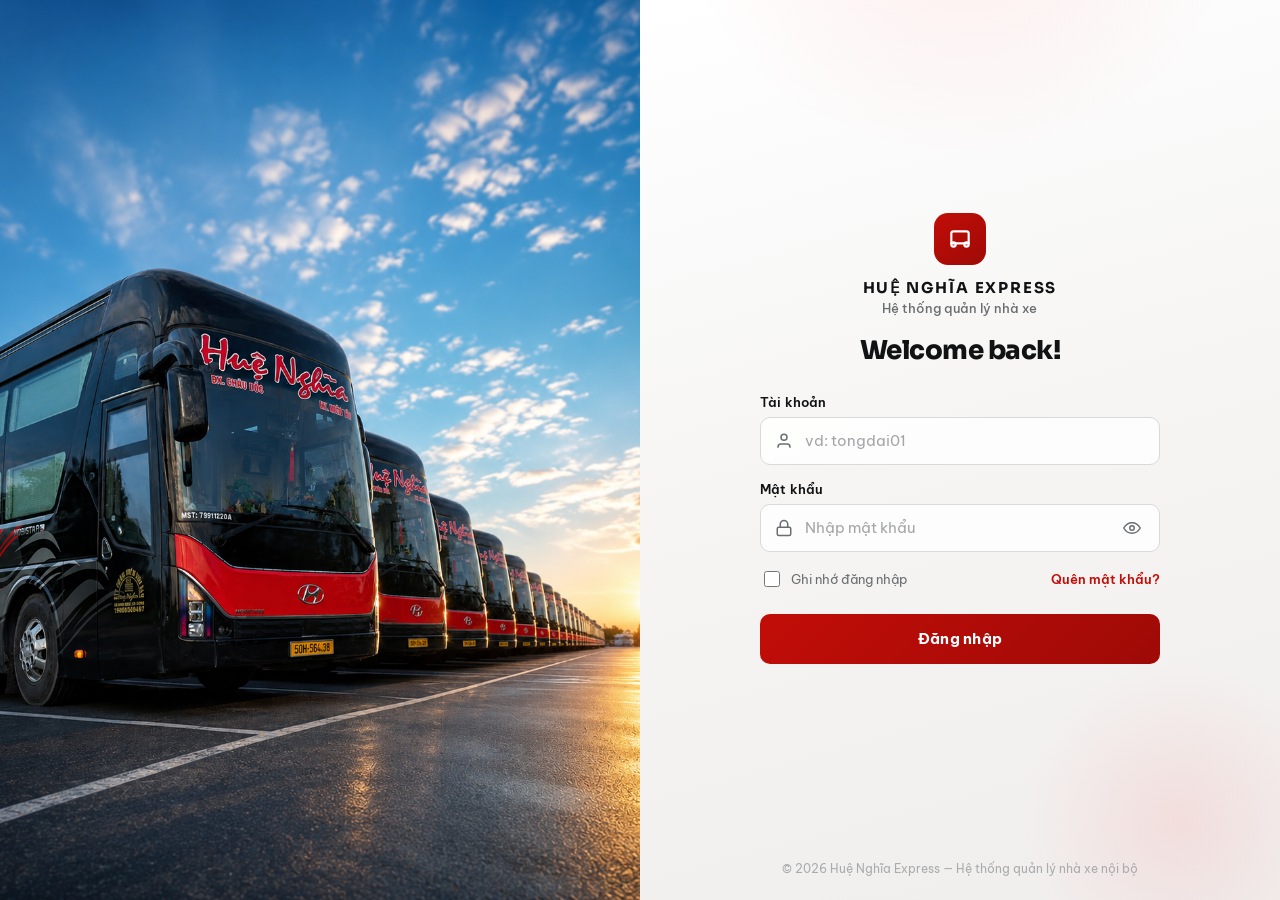
<file: html/index.html>
<!DOCTYPE html>
<html lang="vi">
<head>
<meta charset="UTF-8">
<meta name="viewport" content="width=device-width, initial-scale=1.0">
<title>Đăng nhập — Nhà xe Huệ Nghĩa Express</title>
<link rel="preconnect" href="https://fonts.googleapis.com">
<link rel="preconnect" href="https://fonts.gstatic.com" crossorigin>
<link href="https://fonts.googleapis.com/css2?family=Be+Vietnam+Pro:wght@400;500;600;700;800&family=Sora:wght@600;700;800&display=swap" rel="stylesheet">
<link rel="stylesheet" href="../css/login.css">
</head>
<body>

<div class="auth-wrap">

  <!-- ============ NỬA TRÁI: ẢNH XE ============ -->
  <div class="auth-right">
    <img
      class="auth-hero-img"
      src="../img/login-hero.png"
      alt="Đội xe Huệ Nghĩa Express"
    >
  </div>

  <!-- ============ NỬA PHẢI: FORM ĐĂNG NHẬP ============ -->
  <div class="auth-left">
    <div class="auth-left-glow" aria-hidden="true"></div>

    <div class="auth-form-box">

      <div class="auth-brand">
        <div class="auth-brand-badge">
          <svg viewBox="0 0 24 24" fill="none" stroke-width="2" stroke-linecap="round" stroke-linejoin="round"><path d="M4 16V7a2 2 0 0 1 2-2h12a2 2 0 0 1 2 2v9"/><path d="M4 16h16"/><path d="M6 19a2 2 0 1 0 0-4 2 2 0 0 0 0 4Z"/><path d="M18 19a2 2 0 1 0 0-4 2 2 0 0 0 0 4Z"/></svg>
        </div>
        <div class="auth-brand-text">
          <b>HUỆ NGHĨA EXPRESS</b>
          <span>Hệ thống quản lý nhà xe</span>
        </div>
      </div>

      <header class="auth-heading">
        <h1 class="auth-title">Welcome back!</h1>
      </header>

      <div class="auth-error" id="authError">
        <svg viewBox="0 0 24 24" fill="none" stroke="currentColor" stroke-width="2.5"><circle cx="12" cy="12" r="9"/><path d="M12 8v5M12 16h.01"/></svg>
        <span id="authErrorText">Sai tài khoản hoặc mật khẩu.</span>
      </div>

      <form id="loginForm" autocomplete="off">

        <div class="field-group">
          <label for="username">Tài khoản</label>
          <div class="input-wrap">
            <svg viewBox="0 0 24 24" fill="none" stroke="currentColor" stroke-width="2"><path d="M20 21v-1a4 4 0 0 0-4-4H8a4 4 0 0 0-4 4v1"/><circle cx="12" cy="7" r="4"/></svg>
            <input type="text" id="username" name="username" placeholder="vd: tongdai01" required>
          </div>
        </div>

        <div class="field-group">
          <label for="password">Mật khẩu</label>
          <div class="input-wrap">
            <svg viewBox="0 0 24 24" fill="none" stroke="currentColor" stroke-width="2"><rect x="3" y="11" width="18" height="11" rx="2"/><path d="M7 11V7a5 5 0 0 1 10 0v4"/></svg>
            <input type="password" id="password" name="password" placeholder="Nhập mật khẩu" required>
            <button type="button" class="toggle-pass" id="togglePass" aria-label="Hiện/ẩn mật khẩu">
              <svg viewBox="0 0 24 24" fill="none" stroke="currentColor" stroke-width="2"><path d="M1 12s4-7 11-7 11 7 11 7-4 7-11 7-11-7-11-7Z"/><circle cx="12" cy="12" r="3"/></svg>
            </button>
          </div>
        </div>

        <div class="field-row">
          <label class="remember-check">
            <input type="checkbox" id="rememberMe">
            <span>Ghi nhớ đăng nhập</span>
          </label>
          <a href="#" class="forgot-link">Quên mật khẩu?</a>
        </div>

        <button type="submit" class="btn-submit" id="btnSubmit">Đăng nhập</button>

      </form>

    </div>

    <div class="auth-footer">© 2026 Huệ Nghĩa Express — Hệ thống quản lý nhà xe nội bộ</div>

  </div>

</div>

<script src="../js/login.js?v=2"></script>
</body>
</html>
</file>
<file: css/login.css>
/* =========================================================
   LOGIN.CSS — Trang đăng nhập Huệ Nghĩa Express
   Bảng màu chủ đạo đồng bộ với callcenter.css.
   ========================================================= */

:root{
  --red:#C20D08;
  --red-light:#FEEFEF;
  --red-dark:#9E0A06;
  --black:#000000;
  --border-gray:#CBCDCD;
  --surface:#E7E7E8;
  --surface-2:#F8F7F7;
  --green:#16A34A;
  --white:#FFFFFF;
  --text-main:#111213;
  --text-sub:#6B6E70;
  --radius-sm:6px;
  --radius-md:10px;
  --radius-lg:14px;
  --radius-xl:18px;
}

*{box-sizing:border-box;}
html,body{height:100%;}
body{
  margin:0;
  font-family:'Be Vietnam Pro',sans-serif;
  color:var(--text-main);
  -webkit-font-smoothing:antialiased;
}
button{font-family:inherit;cursor:pointer;}
input{font-family:inherit;}
a{text-decoration:none;color:inherit;}

/* ===================== BỐ CỤC 2 NỬA ===================== */
.auth-wrap{
  min-height:100vh;
  display:flex;
}

/* ---------- NỬA PHẢI: FORM ---------- */
.auth-left{
  flex:1 1 50%;
  display:flex;
  flex-direction:column;
  justify-content:center;
  align-items:center;
  padding:48px 40px 56px;
  position:relative;
  overflow:hidden;
  background:
    radial-gradient(ellipse 80% 50% at 50% -10%, rgba(245,16,11,0.07), transparent 55%),
    linear-gradient(165deg, #FFFFFF 0%, #F6F5F4 48%, #F0EEED 100%);
}

.auth-left-glow{
  position:absolute;
  width:320px;
  height:320px;
  border-radius:50%;
  background:radial-gradient(circle, rgba(245,16,11,0.08), transparent 70%);
  bottom:-80px;
  right:-60px;
  pointer-events:none;
}

.auth-form-box{
  width:100%;
  max-width:400px;
  position:relative;
  z-index:1;
  margin-top:-15px;
  animation:authRise .55s ease both;
}

@keyframes authRise{
  from{opacity:0; transform:translateY(14px);}
  to{opacity:1; transform:translateY(0);}
}

/* Brand */
.auth-brand{
  display:flex;
  flex-direction:column;
  align-items:center;
  gap:14px;
  margin-bottom:20px;
  text-align:center;
}
.auth-brand-badge{
  width:52px;
  height:52px;
  border-radius:14px;
  background:linear-gradient(145deg, var(--red) 0%, var(--red-dark) 100%);
  display:flex;
  align-items:center;
  justify-content:center;
  animation:badgePop .6s .08s ease both;
}
@keyframes badgePop{
  from{opacity:0; transform:scale(.86);}
  to{opacity:1; transform:scale(1);}
}
.auth-brand-badge svg{
  width:26px;
  height:26px;
  stroke:var(--white);
}
.auth-brand-text{
  display:flex;
  flex-direction:column;
  gap:4px;
  line-height:1.2;
}
.auth-brand-text b{
  font-family:'Sora',sans-serif;
  font-size:15px;
  font-weight:700;
  letter-spacing:.12em;
  color:var(--text-main);
}
.auth-brand-text span{
  font-size:12.5px;
  color:var(--text-sub);
  font-weight:500;
}

/* Heading */
.auth-heading{
  text-align:center;
  margin-bottom:28px;
}
.auth-title{
  font-family:'Sora',sans-serif;
  font-size:26px;
  font-weight:800;
  margin:0 0 10px;
  color:var(--text-main);
  letter-spacing:-0.02em;
  line-height:1.15;
}
.auth-sub{
  font-size:13.5px;
  color:var(--text-sub);
  margin:0;
  line-height:1.55;
  font-weight:400;
}

/* Error */
.auth-error{
  display:none;
  align-items:flex-start;
  gap:8px;
  background:var(--red-light);
  border:1px solid #F8C9C7;
  color:var(--red-dark);
  font-size:12.5px;
  font-weight:600;
  padding:11px 13px;
  border-radius:var(--radius-md);
  margin-bottom:18px;
  line-height:1.45;
}
.auth-error svg{width:16px;height:16px;flex:0 0 auto;stroke:var(--red-dark);margin-top:1px;}
.auth-error.show{display:flex;}

/* Fields */
.field-group{margin-bottom:16px;}
.field-group label{
  display:block;
  font-size:12.5px;
  font-weight:600;
  color:var(--text-main);
  margin-bottom:7px;
  letter-spacing:.01em;
}
.input-wrap{
  display:flex;
  align-items:center;
  gap:10px;
  border:1.5px solid #D8D9DA;
  border-radius:var(--radius-md);
  padding:0 14px;
  height:48px;
  background:rgba(255,255,255,0.85);
  transition:border-color .18s, background .18s;
}
.input-wrap:hover{
  border-color:#B8BABC;
  background:var(--white);
}
.input-wrap:focus-within{
  border-color:var(--red);
  background:var(--white);
}
.input-wrap svg{
  width:18px;
  height:18px;
  stroke:var(--text-sub);
  flex:0 0 auto;
  transition:stroke .18s;
}
.input-wrap:focus-within svg{stroke:var(--red);}
.input-wrap input{
  border:none;
  outline:none;
  flex:1;
  font-size:14.5px;
  color:var(--text-main);
  background:transparent;
  height:100%;
}
.input-wrap input::placeholder{color:#A3A5A7;}

.toggle-pass{
  background:none;
  border:none;
  padding:4px;
  display:flex;
  flex:0 0 auto;
  border-radius:6px;
  transition:background .15s;
}
.toggle-pass:hover{background:var(--surface-2);}
.toggle-pass svg{width:18px;height:18px;stroke:var(--text-sub);}

.field-row{
  display:flex;
  align-items:center;
  justify-content:space-between;
  margin:4px 0 24px;
  gap:12px;
}
.remember-check{
  display:flex;
  align-items:center;
  gap:8px;
  font-size:13px;
  color:var(--text-sub);
  cursor:pointer;
  user-select:none;
}
.remember-check input{
  width:16px;
  height:16px;
  accent-color:var(--red);
  cursor:pointer;
}
.forgot-link{
  font-size:13px;
  font-weight:600;
  color:var(--red);
  transition:color .15s;
  white-space:nowrap;
}
.forgot-link:hover{color:var(--red-dark); text-decoration:underline;}

/* Submit */
.btn-submit{
  width:100%;
  height:50px;
  border:none;
  border-radius:var(--radius-md);
  background:linear-gradient(135deg, var(--red) 0%, var(--red-dark) 100%);
  color:var(--white);
  font-size:15px;
  font-weight:700;
  letter-spacing:.02em;
  display:flex;
  align-items:center;
  justify-content:center;
  transition:transform .15s, filter .15s;
}
.btn-submit:hover{
  filter:brightness(1.05);
  transform:translateY(-1px);
}
.btn-submit:active{
  transform:translateY(1px);
}
.btn-submit:disabled{
  opacity:.75;
  cursor:wait;
  transform:none;
}

.auth-footer{
  position:absolute;
  left:0;
  right:0;
  bottom:24px;
  font-size:11.5px;
  color:#A9ABAD;
  text-align:center;
  z-index:1;
  animation:authRise .55s .12s ease both;
}

/* ---------- NỬA TRÁI: ẢNH XE ---------- */
.auth-right{
  flex:1 1 50%;
  position:relative;
  overflow:hidden;
  background:var(--black);
  padding:0;
  min-height:100vh;
}

.auth-hero-img{
  position:absolute;
  inset:0;
  width:100%;
  height:100%;
  object-fit:cover;
  object-position:center;
  display:block;
}

/* ===================== RESPONSIVE ===================== */
@media (max-width: 900px){
  .auth-right{display:none;}
  .auth-left{
    flex:1 1 100%;
    padding:36px 24px 28px;
  }
  .auth-title{font-size:23px;}
}

@media (max-width: 480px){
  .auth-left{padding:28px 16px 24px;}
  .auth-form-box{max-width:100%;}
  .auth-title{font-size:20px;}
  .auth-brand-badge{width:44px;height:44px;border-radius:12px;}
  .auth-brand-badge svg{width:22px;height:22px;}
  .input-wrap{height:46px;}
  .btn-submit{height:48px;font-size:14px;}
  .field-row{flex-wrap:wrap;gap:8px;}
}
</file>
<file: src/pages/login/login.css>
/* =========================================================
   LOGIN.CSS — Trang đăng nhập Huệ Nghĩa Express
   Bảng màu chủ đạo đồng bộ với callcenter.css.
   ========================================================= */

:root{
  --red:#C20D08;
  --red-light:#FEEFEF;
  --red-dark:#9E0A06;
  --black:#000000;
  --border-gray:#CBCDCD;
  --surface:#E7E7E8;
  --surface-2:#F8F7F7;
  --green:#16A34A;
  --white:#FFFFFF;
  --text-main:#111213;
  --text-sub:#6B6E70;
  --radius-sm:6px;
  --radius-md:10px;
  --radius-lg:14px;
  --radius-xl:18px;
}

*{box-sizing:border-box;}
html,body{height:100%;}
body{
  margin:0;
  font-family:'Be Vietnam Pro',sans-serif;
  color:var(--text-main);
  -webkit-font-smoothing:antialiased;
}
button{font-family:inherit;cursor:pointer;}
input{font-family:inherit;}
a{text-decoration:none;color:inherit;}

/* ===================== BỐ CỤC 2 NỬA ===================== */
.auth-wrap{
  min-height:100vh;
  display:flex;
}

/* ---------- NỬA PHẢI: FORM ---------- */
.auth-left{
  flex:1 1 50%;
  display:flex;
  flex-direction:column;
  justify-content:center;
  align-items:center;
  padding:48px 40px 56px;
  position:relative;
  overflow:hidden;
  background:
    radial-gradient(ellipse 80% 50% at 50% -10%, rgba(245,16,11,0.07), transparent 55%),
    linear-gradient(165deg, #FFFFFF 0%, #F6F5F4 48%, #F0EEED 100%);
}

.auth-left-glow{
  position:absolute;
  width:320px;
  height:320px;
  border-radius:50%;
  background:radial-gradient(circle, rgba(245,16,11,0.08), transparent 70%);
  bottom:-80px;
  right:-60px;
  pointer-events:none;
}

.auth-form-box{
  width:100%;
  max-width:400px;
  position:relative;
  z-index:1;
  margin-top:-15px;
  animation:authRise .55s ease both;
}

@keyframes authRise{
  from{opacity:0; transform:translateY(14px);}
  to{opacity:1; transform:translateY(0);}
}

/* Brand */
.auth-brand{
  display:flex;
  flex-direction:column;
  align-items:center;
  gap:14px;
  margin-bottom:20px;
  text-align:center;
}
.auth-brand-badge{
  width:52px;
  height:52px;
  border-radius:14px;
  background:linear-gradient(145deg, var(--red) 0%, var(--red-dark) 100%);
  display:flex;
  align-items:center;
  justify-content:center;
  animation:badgePop .6s .08s ease both;
}
@keyframes badgePop{
  from{opacity:0; transform:scale(.86);}
  to{opacity:1; transform:scale(1);}
}
.auth-brand-badge svg{
  width:26px;
  height:26px;
  stroke:var(--white);
}
.auth-brand-text{
  display:flex;
  flex-direction:column;
  gap:4px;
  line-height:1.2;
}
.auth-brand-text b{
  font-family:'Sora',sans-serif;
  font-size:15px;
  font-weight:700;
  letter-spacing:.12em;
  color:var(--text-main);
}
.auth-brand-text span{
  font-size:12.5px;
  color:var(--text-sub);
  font-weight:500;
}

/* Heading */
.auth-heading{
  text-align:center;
  margin-bottom:28px;
}
.auth-title{
  font-family:'Sora',sans-serif;
  font-size:26px;
  font-weight:800;
  margin:0 0 10px;
  color:var(--text-main);
  letter-spacing:-0.02em;
  line-height:1.15;
}
.auth-sub{
  font-size:13.5px;
  color:var(--text-sub);
  margin:0;
  line-height:1.55;
  font-weight:400;
}

/* Error */
.auth-error{
  display:none;
  align-items:flex-start;
  gap:8px;
  background:var(--red-light);
  border:1px solid #F8C9C7;
  color:var(--red-dark);
  font-size:12.5px;
  font-weight:600;
  padding:11px 13px;
  border-radius:var(--radius-md);
  margin-bottom:18px;
  line-height:1.45;
}
.auth-error svg{width:16px;height:16px;flex:0 0 auto;stroke:var(--red-dark);margin-top:1px;}
.auth-error.show{display:flex;}

/* Fields */
.field-group{margin-bottom:16px;}
.field-group label{
  display:block;
  font-size:12.5px;
  font-weight:600;
  color:var(--text-main);
  margin-bottom:7px;
  letter-spacing:.01em;
}
.input-wrap{
  display:flex;
  align-items:center;
  gap:10px;
  border:1.5px solid #D8D9DA;
  border-radius:var(--radius-md);
  padding:0 14px;
  height:48px;
  background:rgba(255,255,255,0.85);
  transition:border-color .18s, background .18s;
}
.input-wrap:hover{
  border-color:#B8BABC;
  background:var(--white);
}
.input-wrap:focus-within{
  border-color:var(--red);
  background:var(--white);
}
.input-wrap svg{
  width:18px;
  height:18px;
  stroke:var(--text-sub);
  flex:0 0 auto;
  transition:stroke .18s;
}
.input-wrap:focus-within svg{stroke:var(--red);}
.input-wrap input{
  border:none;
  outline:none;
  flex:1;
  font-size:14.5px;
  color:var(--text-main);
  background:transparent;
  height:100%;
}
.input-wrap input::placeholder{color:#A3A5A7;}

.toggle-pass{
  background:none;
  border:none;
  padding:4px;
  display:flex;
  flex:0 0 auto;
  border-radius:6px;
  transition:background .15s;
}
.toggle-pass:hover{background:var(--surface-2);}
.toggle-pass svg{width:18px;height:18px;stroke:var(--text-sub);}

.field-row{
  display:flex;
  align-items:center;
  justify-content:space-between;
  margin:4px 0 24px;
  gap:12px;
}
.remember-check{
  display:flex;
  align-items:center;
  gap:8px;
  font-size:13px;
  color:var(--text-sub);
  cursor:pointer;
  user-select:none;
}
.remember-check input{
  width:16px;
  height:16px;
  accent-color:var(--red);
  cursor:pointer;
}
.forgot-link{
  font-size:13px;
  font-weight:600;
  color:var(--red);
  transition:color .15s;
  white-space:nowrap;
}
.forgot-link:hover{color:var(--red-dark); text-decoration:underline;}

/* Submit */
.btn-submit{
  width:100%;
  height:50px;
  border:none;
  border-radius:var(--radius-md);
  background:linear-gradient(135deg, var(--red) 0%, var(--red-dark) 100%);
  color:var(--white);
  font-size:15px;
  font-weight:700;
  letter-spacing:.02em;
  display:flex;
  align-items:center;
  justify-content:center;
  transition:transform .15s, filter .15s;
}
.btn-submit:hover{
  filter:brightness(1.05);
  transform:translateY(-1px);
}
.btn-submit:active{
  transform:translateY(1px);
}
.btn-submit:disabled{
  opacity:.75;
  cursor:wait;
  transform:none;
}

.auth-footer{
  position:absolute;
  left:0;
  right:0;
  bottom:24px;
  font-size:11.5px;
  color:#A9ABAD;
  text-align:center;
  z-index:1;
  animation:authRise .55s .12s ease both;
}

/* ---------- NỬA TRÁI: ẢNH XE ---------- */
.auth-right{
  flex:1 1 50%;
  position:relative;
  overflow:hidden;
  background:var(--black);
  padding:0;
  min-height:100vh;
}

.auth-hero-img{
  position:absolute;
  inset:0;
  width:100%;
  height:100%;
  object-fit:cover;
  object-position:center;
  display:block;
}

/* ===================== RESPONSIVE ===================== */
@media (max-width: 900px){
  .auth-right{display:none;}
  .auth-left{
    flex:1 1 100%;
    padding:36px 24px 28px;
  }
  .auth-title{font-size:23px;}
}

@media (max-width: 480px){
  .auth-left{padding:28px 16px 24px;}
  .auth-form-box{max-width:100%;}
  .auth-title{font-size:20px;}
  .auth-brand-badge{width:44px;height:44px;border-radius:12px;}
  .auth-brand-badge svg{width:22px;height:22px;}
  .input-wrap{height:46px;}
  .btn-submit{height:48px;font-size:14px;}
  .field-row{flex-wrap:wrap;gap:8px;}
}
</file>
<file: css/shared/variables.css>
/* Biến CSS dùng chung — nguồn: 13 biến giống hệt giữa 5 trang (đo 07/08/2026) */
:root {
  --black: #000000;
  --border-gray: #CBCDCD;
  --green: #16A34A;
  --radius-lg: 10px;
  --radius-md: 8px;
  --radius-sm: 6px;
  --red: #C20D08;
  --red-light: #FEEFEF;
  --surface: #E7E7E8;
  --surface-2: #F8F7F7;
  --text-main: #111213;
  --text-sub: #6B6E70;
  --white: #FFFFFF;
}
</file>
<file: css/shared/base.css>
/* Reset & khối UI chung (app shell, topbar, user-menu) — trích từ phần giống hệt cc/ts */

* {
  box-sizing: border-box;
}

html,
body {
  height: 100%;
}

body {
  margin: 0;
  font-family: 'Inter', -apple-system, BlinkMacSystemFont, sans-serif;
  background: var(--white);
  color: var(--text-main);
  -webkit-font-smoothing: antialiased;
}

.mono {
  font-family: 'Roboto Mono', monospace;
}

button {
  font-family: inherit;
  cursor: pointer;
}

input,
select {
  font-family: inherit;
}

a {
  text-decoration: none;
  color: inherit;
}

/* ===== APP SHELL ===== */
.app {
  height: 100vh;
  display: flex;
  flex-direction: column;
  min-width: 1180px;
  overflow: hidden;
}

/* ===== TOP SIDEBAR (thanh ngang) ===== */
.topbar {
  height: 54px;
  flex: 0 0 auto;
  display: flex;
  align-items: center;
  gap: 16px;
  padding: 0 20px;
  border-bottom: 1px solid var(--border-gray);
  background: var(--white);
  position: relative;
}

.topbar-align-group {
  position: absolute;
  left: 393px;
  top: 0;
  bottom: 0;
  display: flex;
  align-items: center;
  gap: 16px;
}

.topbar-spacer {
  flex: 1 1 auto;
}

.user-menu {
  position: relative;
  flex: 0 0 auto;
}

.user-menu.open .user-chip>svg {
  transform: rotate(180deg);
}

/* ===================== RESPONSIVE ===================== */
/* .app khóa min-width:1180px ở trên là nguyên nhân chính gây scrollbar ngang toàn trang trên
   tablet/mobile — dỡ bỏ khóa này dưới 1200px, phần layout bên trong (topbar/zone1/zone2...) tự co giãn
   theo media query riêng ở từng file. */
@media (max-width: 1199px) {
  .app {
    min-width: 0;
  }

  /* .topbar-align-group dùng position:absolute (left:393px cố định theo bề rộng .brand desktop) —
     không thể co giãn theo bề rộng màn hình nhỏ hơn. Chuyển về dòng chảy bình thường (static), xuống
     hàng riêng bên dưới brand/user-menu bằng flex-wrap thay vì định vị tuyệt đối. */
  .topbar {
    flex-wrap: wrap;
    justify-content: space-between;
    height: auto;
    min-height: 54px;
    row-gap: 8px;
    padding: 10px 16px;
  }

  .topbar-align-group {
    position: static;
    order: 3;
    flex: 1 1 100%;
    flex-wrap: wrap;
    row-gap: 8px;
  }

  .topbar-spacer {
    display: none;
  }
}

@media (max-width: 767px) {
  .topbar {
    padding: 10px 12px;
    gap: 8px;
  }
}
</file>
<file: css/admin.css>
/* =========================================================
   ADMIN.CSS — Trang Admin "Quản lý nhà xe" · Huệ Nghĩa Express
   =========================================================
   Tự chứa (base.css chỉ có app shell tối thiểu). Dùng biến của
   css/shared/variables.css + vài token cục bộ. Giữ nguyên mọi tên
   class mà admin.js/admin.html đang dùng.
   ========================================================= */

:root {
  --admin-sidebar-w: 232px;
  --admin-content-max: 1680px;

  --blue: #2563EB;
  --indigo-bg: #E0E7FF;
  --indigo-fg: #4338CA;
  --amber: #B45309;
  --amber-bg: #FEF3C7;
  --green-bg: #DCFCE7;
  --slate-bg: #EEF1F4;
  --slate-fg: #475569;

  --ring: 0 0 0 3px rgba(194, 13, 8, .16);
  --shadow-xs: 0 1px 2px rgba(16, 18, 19, .04), 0 1px 3px rgba(16, 18, 19, .05);
  --shadow-md: 0 8px 24px rgba(16, 18, 19, .10);
  --shadow-pop: 0 12px 32px rgba(16, 18, 19, .16);
  --shadow-modal: 0 24px 64px rgba(16, 18, 19, .28);
  --t-fast: .14s ease;
}

.admin-body {
  background: var(--surface-2);
  color: var(--text-main);
}

/* ===== APP SHELL / TOPBAR ===== */
.admin-body .topbar {
  padding: 0 22px;
  box-shadow: var(--shadow-xs);
  z-index: 20;
}

.brand {
  display: flex;
  align-items: center;
  gap: 9px;
  font-weight: 800;
  font-size: 15px;
  letter-spacing: -.01em;
}

.brand .brand-tag {
  font-size: 10.5px;
  font-weight: 800;
  letter-spacing: .06em;
  color: #fff;
  background: var(--red);
  padding: 3px 8px;
  border-radius: 999px;
}

.admin-layout {
  flex: 1 1 auto;
  display: flex;
  min-height: 0;
}

/* ===== SIDEBAR ===== */
.admin-sidebar {
  flex: 0 0 var(--admin-sidebar-w);
  width: var(--admin-sidebar-w);
  background: var(--white);
  border-right: 1px solid var(--border-gray);
  overflow-y: auto;
  padding: 12px 12px 28px;
}

.admin-sidebar .side-title {
  font-size: 10.5px;
  font-weight: 800;
  letter-spacing: .09em;
  text-transform: uppercase;
  color: var(--text-sub);
  padding: 18px 10px 6px;
}

.admin-nav-item {
  position: relative;
  display: flex;
  align-items: center;
  gap: 10px;
  width: 100%;
  border: 0;
  background: transparent;
  text-align: left;
  padding: 9px 12px;
  border-radius: var(--radius-md);
  font-size: 13.5px;
  font-weight: 500;
  color: var(--text-main);
  line-height: 1.3;
  transition: background var(--t-fast), color var(--t-fast);
}

.admin-nav-item + .admin-nav-item { margin-top: 2px; }
.admin-nav-item:hover { background: var(--surface-2); }
.admin-nav-item:focus-visible { outline: none; box-shadow: var(--ring); }

.admin-nav-item.active {
  background: var(--red-light);
  color: var(--red);
  font-weight: 700;
}

.admin-nav-item.active::before {
  content: "";
  position: absolute;
  left: 3px;
  top: 8px;
  bottom: 8px;
  width: 3px;
  border-radius: 999px;
  background: var(--red);
}

.admin-nav-item .nav-ic {
  width: 18px;
  height: 18px;
  flex: 0 0 auto;
  stroke: currentColor;
  fill: none;
  color: var(--text-sub);
  opacity: .85;
  transition: color var(--t-fast), opacity var(--t-fast);
}

.admin-nav-item:hover .nav-ic { color: var(--text-main); opacity: 1; }
.admin-nav-item.active .nav-ic { color: var(--red); opacity: 1; }

/* dự phòng cho markup cũ dùng .dot */
.admin-nav-item .dot {
  width: 5px; height: 5px; border-radius: 50%;
  background: var(--text-sub); opacity: .35; flex: 0 0 auto;
}

/* ===== MAIN ===== */
.admin-main {
  flex: 1 1 auto;
  min-width: 0;
  overflow-y: auto;
  padding: 24px 28px 56px;
}
@media (min-width: 1700px) {
  .admin-main { padding-left: 40px; padding-right: 40px; }
}

.admin-view {
  max-width: var(--admin-content-max);
  margin: 0 auto;
}

.admin-view[hidden] { display: none; }

.admin-view > *:first-child { margin-top: 0; }

.admin-view h3 {
  margin: 22px 0 10px;
  font-size: 14.5px;
  font-weight: 800;
}
.admin-view h3:first-child { margin-top: 0; }

/* ===== TYPO HELPERS ===== */
.cell-sub { margin-top: 2px; font-size: 11.5px; color: var(--text-sub); }
.grp-label {
  font-size: 11.5px;
  font-weight: 700;
  text-transform: uppercase;
  letter-spacing: .04em;
  color: var(--text-sub);
  margin-bottom: 5px;
}
.mono { font-family: 'Roboto Mono', monospace; }

/* ===== BUTTONS ===== */
.btn {
  display: inline-flex;
  align-items: center;
  justify-content: center;
  gap: 6px;
  height: 36px;
  padding: 0 15px;
  border-radius: var(--radius-md);
  border: 1px solid var(--border-gray);
  background: var(--white);
  color: var(--text-main);
  font-size: 13px;
  font-weight: 600;
  white-space: nowrap;
  cursor: pointer;
  transition: background var(--t-fast), border-color var(--t-fast), box-shadow var(--t-fast), transform var(--t-fast);
}

.btn:hover { background: var(--surface-2); border-color: #b5b7b7; }
.btn:active { transform: translateY(1px); }
.btn:focus-visible { outline: none; box-shadow: var(--ring); }
.btn:disabled { opacity: .5; cursor: not-allowed; }

.btn-primary { background: var(--red); border-color: var(--red); color: #fff; }
.btn-primary:hover { background: #a60b06; border-color: #a60b06; }

.btn-ghost { border-color: transparent; background: transparent; }
.btn-ghost:hover { background: var(--surface); border-color: transparent; }

.btn-danger { color: var(--red); border-color: #e6b8b6; background: var(--white); }
.btn-danger:hover { background: var(--red-light); border-color: var(--red); }

.btn-sm { height: 30px; padding: 0 11px; font-size: 12px; border-radius: var(--radius-sm); }

/* ===== STAT CARDS ===== */
.stat-grid {
  display: grid;
  grid-template-columns: repeat(auto-fill, minmax(184px, 1fr));
  gap: 14px;
  margin-bottom: 28px;
}

.stat-card {
  background: var(--white);
  border: 1px solid var(--border-gray);
  border-radius: var(--radius-lg);
  padding: 16px 16px 15px;
  box-shadow: var(--shadow-xs);
  display: flex;
  flex-direction: column;
  gap: 8px;
  min-height: 92px;
}

.stat-card .k {
  font-size: 11.5px;
  font-weight: 700;
  text-transform: uppercase;
  letter-spacing: .03em;
  color: var(--text-sub);
}

.stat-card .v {
  font-size: 27px;
  font-weight: 800;
  line-height: 1;
  letter-spacing: -.02em;
  font-variant-numeric: tabular-nums;
  margin-top: auto;
}

.stat-card .v.small { font-size: 17px; font-weight: 700; }

/* ===== FILTER TOOLBAR ===== */
.filter-toolbar {
  display: flex;
  flex-wrap: wrap;
  align-items: flex-end;
  gap: 12px 14px;
  background: var(--white);
  border: 1px solid var(--border-gray);
  border-radius: var(--radius-lg);
  padding: 14px 16px;
  margin-bottom: 16px;
  box-shadow: var(--shadow-xs);
}

.filter-field { display: flex; flex-direction: column; gap: 5px; }

.filter-field label {
  font-size: 10.5px;
  font-weight: 800;
  color: var(--text-sub);
  text-transform: uppercase;
  letter-spacing: .05em;
}

.filter-field input,
.filter-field select,
.admin-form input:not([type="checkbox"]):not([type="radio"]):not([type="hidden"]),
.admin-form select,
.admin-form textarea {
  height: 36px;
  min-width: 146px;
  padding: 0 11px;
  border: 1px solid var(--border-gray);
  border-radius: var(--radius-md);
  background: var(--white);
  font-size: 13px;
  color: var(--text-main);
  transition: border-color var(--t-fast), box-shadow var(--t-fast);
}

.filter-field input:focus,
.filter-field select:focus,
.admin-form input:not([type="checkbox"]):not([type="radio"]):focus,
.admin-form select:focus,
.admin-form textarea:focus {
  outline: none;
  border-color: var(--red);
  box-shadow: var(--ring);
}
.admin-form input[type="checkbox"]:focus-visible,
.admin-form input[type="radio"]:focus-visible { outline: 2px solid var(--red); outline-offset: 1px; }

.admin-form textarea { height: auto; min-height: 66px; padding: 9px 11px; resize: vertical; line-height: 1.5; }
.filter-spacer { flex: 1 1 auto; }

/* ===== TABLE ===== */
.table-wrap {
  background: var(--white);
  border: 1px solid var(--border-gray);
  border-radius: var(--radius-lg);
  overflow: auto;
  box-shadow: var(--shadow-xs);
}

table.admin-table {
  width: 100%;
  border-collapse: collapse;
  font-size: 13px;
}

.admin-table th,
.admin-table td {
  text-align: left;
  padding: 11px 14px;
  border-bottom: 1px solid var(--surface);
  border-right: 1px solid var(--surface);
  vertical-align: middle;
}

.admin-table th:last-child,
.admin-table td:last-child { border-right: 0; }

.admin-table th {
  background: var(--surface-2);
  font-size: 10.5px;
  font-weight: 800;
  text-transform: uppercase;
  letter-spacing: .05em;
  color: var(--text-sub);
  position: sticky;
  top: 0;
  z-index: 1;
  white-space: nowrap;
  border-right-color: var(--border-gray);
  /* border-bottom biến mất khi sticky + border-collapse ở vài trình duyệt → dùng box-shadow bù */
  box-shadow: inset 0 -1px 0 var(--border-gray);
}

.admin-table tbody tr { transition: background var(--t-fast); }
.admin-table tbody tr:last-child td { border-bottom: 0; }
.admin-table tr.is-selected { background: var(--red-light); }
.admin-table tr.row-click { cursor: pointer; }
.admin-table tr.row-click:hover { background: var(--surface-2); }

.admin-table .num {
  text-align: right;
  font-family: 'Roboto Mono', monospace;
  font-variant-numeric: tabular-nums;
  white-space: nowrap;
}

.admin-table .row-actions { display: flex; gap: 6px; justify-content: center; }
.admin-table td.row-actions { text-align: center; }
.admin-table th.th-actions { text-align: center; }
.admin-table .col-status { text-align: center; white-space: nowrap; }

.empty-state {
  padding: 44px 16px;
  text-align: center;
  color: var(--text-sub);
  font-size: 13px;
}

/* ===== QUẢN LÝ CHUYẾN — danh sách thẻ phơi (đồng bộ tab "Quản lý phơi" TicketStaff) ===== */
.phoi-grid-wrap {
  background: var(--white);
  border: 1px solid var(--border-gray);
  border-radius: var(--radius-lg);
  box-shadow: var(--shadow-xs);
  padding: 16px;
}

.phoi-card-grid {
  display: grid;
  grid-template-columns: repeat(auto-fill, minmax(290px, 1fr));
  gap: 14px;
}

.phoi-card {
  display: flex;
  flex-direction: column;
  border: 1px solid var(--border-gray);
  border-left: 4px solid var(--border-gray);
  border-radius: var(--radius-md);
  background: var(--white);
  overflow: hidden;
  cursor: pointer;
  transition: box-shadow .15s ease, border-color .15s ease;
}
.phoi-card:hover { box-shadow: 0 2px 10px rgba(0, 0, 0, .07); }
.phoi-card.status-chua-chi-dinh { border-left-color: #9CA3AF; }
.phoi-card.status-da-chi-dinh { border-left-color: #2563EB; }
.phoi-card.status-dang-ban { border-left-color: #16A34A; }
.phoi-card.status-da-khoi-hanh { border-left-color: #6366F1; }
.phoi-card.status-da-huy { border-left-color: #DC2626; opacity: .7; }

.phoi-card-top { display: flex; align-items: flex-start; gap: 8px; padding: 12px 8px 0 12px; }
.phoi-card-schedule { display: flex; flex-direction: column; flex: 1 1 auto; min-width: 0; }
.phoi-card-time-row { display: flex; align-items: center; gap: 6px; flex-wrap: wrap; }
.phoi-card-time { font-size: 16px; font-weight: 800; color: var(--text-main); line-height: 1.2; }
.phoi-card-date { font-size: 11.5px; color: var(--text-sub); font-weight: 500; margin-top: 3px; }
.phoi-card-top .status-badge { flex: 0 0 auto; }

.trip-plate-inline {
  font-size: 13px;
  font-weight: 700;
  line-height: 1.15;
  color: var(--red);
  background: var(--red-light);
  padding: 1.5px 6px;
  border-radius: 4px;
  letter-spacing: .1px;
  flex: 0 0 auto;
}

.phoi-card-name {
  padding: 10px 12px 0;
  font-weight: 700;
  font-size: 13.5px;
  color: var(--text-main);
  line-height: 1.35;
}

.phoi-card-meta {
  display: flex;
  gap: 8px;
  padding: 10px 12px;
  margin-top: 8px;
  border-top: 1px solid var(--surface);
}
.phoi-card-meta-item { display: flex; flex-direction: column; gap: 2px; flex: 1 1 0; min-width: 0; }
.phoi-card-meta-item label { font-size: 10px; text-transform: uppercase; letter-spacing: .3px; color: var(--text-sub); font-weight: 700; }
.phoi-card-meta-item span { font-size: 13px; font-weight: 700; color: var(--text-main); white-space: nowrap; overflow: hidden; text-overflow: ellipsis; }

.phoi-card-footer { margin-top: auto; display: flex; gap: 8px; padding: 0 12px 12px; }
.phoi-edit-btn,
.phoi-sell-btn {
  flex: 1 1 0;
  height: auto;
  justify-content: center;
  gap: 5px;
  border-radius: var(--radius-sm);
  padding: 7px 10px;
  font-size: 12.5px;
}
.phoi-sell-btn[disabled] { opacity: .5; cursor: not-allowed; }

/* Nút "Xem lộ trình" ở góc thẻ */
.phoi-card { position: relative; }
.phoi-route-btn {
  position: absolute;
  top: 10px;
  right: 10px;
  width: 26px;
  height: 26px;
  border: 0;
  background: none;
  color: var(--text-sub);
  display: flex;
  align-items: center;
  justify-content: center;
  cursor: pointer;
  border-radius: var(--radius-sm);
  z-index: 1;
  transition: color .12s, background .12s;
}
.phoi-route-btn svg { width: 19px; height: 19px; }
.phoi-route-btn:hover { color: var(--red); background: var(--surface-2); }
.phoi-card:not(.phoi-card-selectable) .phoi-card-top { padding-right: 34px; }

/* Chế độ chọn phơi mẫu */
.phoi-card-selectable { padding-bottom: 12px; }
.phoi-card-selectable:hover { border-color: var(--red); }
.phoi-card-selectable .phoi-card-top { padding-right: 34px; }
.phoi-card-selectable.selected { border-color: var(--red); background: var(--red-light); }
.phoi-card-select-check {
  position: absolute;
  top: 10px;
  right: 10px;
  width: 20px;
  height: 20px;
  border-radius: 50%;
  border: 1.5px solid var(--border-gray);
  background: #fff;
  display: flex;
  align-items: center;
  justify-content: center;
  z-index: 1;
}
.phoi-card-selectable.selected .phoi-card-select-check { border-color: var(--red); background: var(--red); }
.phoi-card-select-check svg { width: 12px; height: 12px; }

/* Thanh "Tạo hàng loạt" */
.bulk-toggle-active { background: var(--red); border-color: var(--red); color: #fff; }
.bulk-toggle-active:hover { background: #a60b06; border-color: #a60b06; }

.bulk-bar {
  display: flex;
  align-items: center;
  justify-content: space-between;
  flex-wrap: wrap;
  gap: 12px;
  background: var(--red-light);
  border: 1px solid #e0aaa8;
  border-radius: var(--radius-lg);
  padding: 12px 16px;
  margin-bottom: 16px;
}
.bulk-bar-hint { font-size: 12.5px; font-weight: 600; color: var(--red); }
.bulk-bar-fields { display: flex; align-items: flex-end; gap: 10px; flex-wrap: wrap; }
.bulk-bar-fields .filter-field { gap: 4px; }
.bulk-bar-fields input[type="date"] { min-width: 140px; }

/* Nhãn bắt buộc trong form (giống <span class="required"> của TicketStaff) */
.admin-form .fld > label .req { color: var(--red); font-weight: 800; margin-left: 1px; }

/* "Trạm có thể nhận thêm khách" — pill checkbox, giống #singleModal TicketStaff */
.station-pick-group {
  display: flex;
  flex-wrap: wrap;
  align-items: center;
  gap: 8px;
  min-height: 38px;
  padding-top: 2px;
}
.station-pick-pill {
  display: inline-flex;
  align-items: center;
  gap: 6px;
  padding: 6px 12px;
  border: 1.5px solid var(--border-gray);
  border-radius: 999px;
  background: var(--white);
  font-size: 13px;
  font-weight: 600;
  color: var(--text-main);
  cursor: pointer;
  user-select: none;
  white-space: nowrap;
  transition: border-color .15s, background .15s, color .15s;
}
.admin-form .station-pick-pill input[type="checkbox"] { width: 13px; height: 13px; margin: 0; accent-color: var(--red); cursor: pointer; }
.station-pick-pill.checked { border-color: var(--red); background: var(--red-light); color: var(--red); }
.station-pick-empty { font-size: 13px; color: var(--text-sub); font-style: italic; }

/* Modal lộ trình — timeline dọc */
.route-timeline { display: flex; flex-direction: column; }
.route-step { display: flex; gap: 12px; padding-bottom: 14px; position: relative; }
.route-step:not(:last-child)::before {
  content: "";
  position: absolute;
  left: 5px;
  top: 14px;
  bottom: 0;
  width: 2px;
  background: var(--border-gray);
}
.route-step-dot {
  width: 12px;
  height: 12px;
  border-radius: 50%;
  flex: 0 0 auto;
  margin-top: 2px;
  background: var(--text-sub);
  box-shadow: 0 0 0 3px var(--surface);
}
.route-step.start .route-step-dot { background: #16A34A; box-shadow: 0 0 0 3px #DCFCE7; }
.route-step.end .route-step-dot { background: var(--red); box-shadow: 0 0 0 3px var(--red-light); }
.route-step-label { font-size: 10.5px; text-transform: uppercase; letter-spacing: .04em; font-weight: 700; color: var(--text-sub); }
.route-step-name { font-size: 13.5px; font-weight: 700; color: var(--text-main); margin-top: 1px; }

.grid-empty {
  display: flex;
  flex-direction: column;
  align-items: center;
  justify-content: center;
  gap: 12px;
  padding: 56px 16px;
  color: var(--text-sub);
}
.grid-empty svg { width: 44px; height: 44px; opacity: .5; }
.grid-empty p { margin: 0; font-size: 13px; }

@media (max-width: 767px) {
  .phoi-card-grid { grid-template-columns: 1fr; gap: 10px; }
}

/* ===== BADGES ===== */
.badge {
  display: inline-block;
  padding: 3px 10px;
  border-radius: 999px;
  font-size: 11px;
  font-weight: 700;
  line-height: 1.5;
  letter-spacing: .01em;
}

.badge-on { background: var(--green-bg); color: var(--green); }
.badge-off { background: var(--slate-bg); color: var(--slate-fg); }
.badge-di { background: var(--indigo-bg); color: var(--indigo-fg); }
.badge-ve { background: var(--amber-bg); color: var(--amber); }

/* Badge trạng thái phơi — đồng bộ với tab "Quản lý phơi" của TicketStaff (css/ticketstaff.css) */
.status-badge {
  display: inline-flex;
  align-items: center;
  gap: 6px;
  padding: 4px 10px;
  border-radius: 999px;
  font-size: 12px;
  font-weight: 700;
  line-height: 1.4;
  white-space: nowrap;
}
.status-badge .status-dot { width: 7px; height: 7px; border-radius: 50%; flex: 0 0 auto; }

.status-badge.chua-chi-dinh { background: #F3F4F6; color: #4B5563; }
.status-badge.chua-chi-dinh .status-dot { background: #9CA3AF; }
.status-badge.da-chi-dinh { background: #EFF4FF; color: #1D4ED8; }
.status-badge.da-chi-dinh .status-dot { background: #2563EB; }
.status-badge.dang-ban { background: #F0FDF4; color: #15803D; }
.status-badge.dang-ban .status-dot { background: #16A34A; }
.status-badge.da-khoi-hanh { background: #EEF2FF; color: #4338CA; }
.status-badge.da-khoi-hanh .status-dot { background: #6366F1; }
.status-badge.da-huy { background: #FEF0EF; color: #DC2626; }
.status-badge.da-huy .status-dot { background: #DC2626; }

/* ===== QUẢN LÝ TRẠM — danh mục trạm theo địa điểm ===== */
.loc-grid {
  display: grid;
  grid-template-columns: repeat(3, minmax(0, 1fr));
  gap: 16px;
  margin-bottom: 26px;
}
.loc-card {
  background: var(--white);
  border: 1px solid var(--border-gray);
  border-radius: var(--radius-lg);
  box-shadow: var(--shadow-xs);
  padding: 14px 16px 16px;
}
.loc-card-head {
  display: flex;
  align-items: center;
  justify-content: space-between;
  gap: 8px;
  margin-bottom: 10px;
  font-weight: 800;
  font-size: 13px;
}
.loc-card-head > span { display: inline-flex; align-items: center; gap: 8px; }
.loc-card .chip-editor { gap: 7px; }

@media (max-width: 1100px) {
  .loc-grid { grid-template-columns: 1fr; }
}

/* ===== HIERARCHY (Hướng & Tuyến) ===== */
.hier {
  display: grid;
  grid-template-columns: 300px 1fr;
  gap: 18px;
  align-items: start;
}

.hier .pane {
  background: var(--white);
  border: 1px solid var(--border-gray);
  border-radius: var(--radius-lg);
  overflow: hidden;
  box-shadow: var(--shadow-xs);
}

.hier .pane-head {
  display: flex;
  align-items: center;
  gap: 8px;
  justify-content: space-between;
  padding: 13px 16px;
  border-bottom: 1px solid var(--surface);
  font-weight: 800;
  font-size: 13px;
}

.hier .pane-head + .pane-head { border-top: 0; }

.dir-row {
  display: flex;
  align-items: center;
  gap: 10px;
  padding: 12px 16px;
  border-bottom: 1px solid var(--surface);
  cursor: pointer;
  font-size: 13px;
  transition: background var(--t-fast);
}

.dir-row:last-child { border-bottom: 0; }
.dir-row:hover { background: var(--surface-2); }

.dir-row.active {
  background: var(--red-light);
  box-shadow: inset 3px 0 0 var(--red);
}

.dir-row .dir-label { font-weight: 700; flex: 1 1 auto; }
.dir-row .dir-count { font-size: 11px; color: var(--text-sub); white-space: nowrap; }

/* Station chip editor */
.chip-editor {
  display: flex;
  flex-wrap: wrap;
  gap: 7px;
  align-items: center;
  padding: 2px 0;
}

.chip {
  display: inline-flex;
  align-items: center;
  gap: 6px;
  padding: 4px 6px 4px 10px;
  background: var(--surface-2);
  border: 1px solid var(--border-gray);
  border-radius: 999px;
  font-size: 12px;
  line-height: 1.4;
}

.chip:has(input:checked) {
  background: var(--red-light);
  border-color: #e0aaa8;
  color: var(--red);
}

.chip button {
  display: grid;
  place-items: center;
  width: 16px;
  height: 16px;
  border: 0;
  background: transparent;
  color: var(--text-sub);
  font-size: 14px;
  line-height: 1;
  border-radius: 50%;
  cursor: pointer;
}
.chip button:hover { background: var(--border-gray); color: var(--text-main); }
.chip input[type="checkbox"] { margin: 0; }

/* ===== MODAL ===== */
.modal-overlay {
  position: fixed;
  inset: 0;
  background: rgba(16, 18, 19, .48);
  -webkit-backdrop-filter: blur(2px);
  backdrop-filter: blur(2px);
  display: none;
  align-items: flex-start;
  justify-content: center;
  padding: 40px 16px;
  z-index: 60;
  overflow-y: auto;
}

.modal-overlay.open { display: flex; }

.modal {
  background: var(--white);
  border-radius: var(--radius-lg);
  width: 540px;
  max-width: 100%;
  padding: 0;
  box-shadow: var(--shadow-modal);
  overflow: hidden;
  animation: modal-in .16s ease;
}

@keyframes modal-in {
  from { opacity: 0; transform: translateY(-8px) scale(.99); }
  to { opacity: 1; transform: none; }
}

.modal.modal-wide { width: 740px; }

/* modal-fill: chiếm tối đa chiều cao khả dụng, thân modal là flex-column để 1 vùng
   con (danh sách trạm) co giãn lấp phần còn lại và tự cuộn — KHÔNG dùng max-height cứng. */
.modal.modal-fill {
  display: flex;
  flex-direction: column;
  width: 780px;
  max-height: calc(100vh - 80px);
}
.modal.modal-fill > h3 { flex: 0 0 auto; }
.modal.modal-fill > .admin-form {
  flex: 1 1 auto;
  min-height: 0;
  display: flex;
  flex-direction: column;
  overflow-y: auto; /* dự phòng khi màn hình quá thấp: cuộn cả form để tới ô "Thêm trạm" + nút Lưu */
}
.modal.modal-fill .sp-hint,
.modal.modal-fill .sp-addfld,
.modal.modal-fill .modal-actions { flex: 0 0 auto; }

.modal h3 {
  margin: 0;
  padding: 18px 22px 14px;
  font-size: 16px;
  font-weight: 800;
  border-bottom: 1px solid var(--surface);
}

.modal > .hint-inline,
.modal > .warn-inline,
.modal > p { margin: 14px 22px 0; }

.admin-form { padding: 18px 22px 20px; }

.admin-form .fld { display: flex; flex-direction: column; gap: 6px; margin-bottom: 14px; }
.admin-form .fld > label { font-size: 12px; font-weight: 700; color: var(--text-main); }
.admin-form .fld input:not([type="checkbox"]):not([type="radio"]),
.admin-form .fld select,
.admin-form .fld textarea { width: 100%; }
.admin-form .fld-row { display: flex; gap: 14px; }
.admin-form .fld-row > .fld { flex: 1 1 0; min-width: 0; }

/* Ô tick trong form (VD "Đang hoạt động" / "Đang làm việc") — hàng ngang gọn,
   không bị kéo giãn theo quy tắc input full-width phía trên. */
.admin-form input[type="checkbox"],
.admin-form input[type="radio"] {
  width: 16px;
  height: 16px;
  min-width: 0;
  margin: 0;
  padding: 0;
  flex: 0 0 auto;
  accent-color: var(--red);
  cursor: pointer;
}
.admin-form .fld:has(> label > input[type="checkbox"]),
.admin-form .fld:has(> label > input[type="radio"]) { gap: 0; }
.admin-form .fld > label:has(> input[type="checkbox"]),
.admin-form .fld > label:has(> input[type="radio"]) {
  display: inline-flex;
  align-items: center;
  gap: 8px;
  font-weight: 600;
  cursor: pointer;
  min-height: 24px;
}

.modal-actions {
  display: flex;
  justify-content: flex-end;
  gap: 8px;
  margin-top: 18px;
  padding-top: 16px;
  border-top: 1px solid var(--surface);
}

.hint-inline {
  display: block;
  font-size: 11.5px;
  color: var(--text-sub);
  line-height: 1.5;
}
.admin-form .fld .hint-inline { margin-top: 0; font-weight: 400; text-transform: none; letter-spacing: 0; }

.warn-inline {
  background: var(--amber-bg);
  color: var(--amber);
  border: 1px solid #f0d48a;
  border-radius: var(--radius-md);
  padding: 9px 12px;
  font-size: 12.5px;
  line-height: 1.5;
}
.admin-form > .warn-inline { margin-bottom: 14px; }

/* ===== STATION PICKER MODAL ===== */
.sp-hint { margin: 0 0 12px; }

/* Vùng danh sách trạm — cuộn DUY NHẤT ở đây. Trong modal-fill nó co giãn theo
   chiều cao còn lại; ngoài modal-fill (dự phòng) giới hạn mềm theo viewport. */
.sp-list {
  overflow-y: auto;
  overflow-x: hidden;
  scrollbar-gutter: stable;
  margin-bottom: 16px;
  padding: 14px 16px;
  border: 1px solid var(--surface);
  border-radius: var(--radius-md);
  background: var(--surface-2);
}

.modal.modal-fill .sp-list {
  flex: 1 1 auto;
  min-height: 140px;
}
.modal:not(.modal-fill) .sp-list { max-height: min(60vh, 520px); }

.sp-region + .sp-region { margin-top: 18px; }

.sp-region .grp-label {
  display: flex;
  align-items: center;
  gap: 8px;
  margin-bottom: 9px;
}

.sp-count {
  display: inline-flex;
  align-items: center;
  justify-content: center;
  height: 17px;
  min-width: 20px;
  padding: 0 6px;
  border-radius: 999px;
  background: var(--border-gray);
  color: var(--text-main);
  font-size: 10.5px;
  font-weight: 700;
  line-height: 1;
  letter-spacing: 0;
}

/* Danh sách trạm: lưới 2 cột cân bằng, item cao đồng nhất */
.sp-region .chip-editor {
  display: grid;
  grid-template-columns: repeat(2, minmax(0, 1fr));
  gap: 8px;
  padding: 0;
  align-items: stretch;
}

.chip.sp-opt {
  display: flex;
  align-items: center;
  gap: 9px;
  width: 100%;
  min-width: 0;
  min-height: 42px;
  padding: 8px 12px;
  border-radius: var(--radius-md);
  cursor: pointer;
  user-select: none;
  background: var(--white);
}
.chip.sp-opt:hover { border-color: #b5b7b7; }

.chip.sp-opt > span {
  flex: 1 1 auto;
  min-width: 0;
  overflow: hidden;
  text-overflow: ellipsis;
  white-space: nowrap;
  line-height: 1.35;
}

.chip.sp-opt input[type="checkbox"] {
  width: 15px;
  height: 15px;
  margin: 0;
  flex: 0 0 auto;
  accent-color: var(--red);
}

.sp-addfld { margin-bottom: 0; }
.sp-addrow { display: flex; gap: 10px; align-items: center; }
.admin-form .sp-addrow > input { flex: 1 1 auto; min-width: 0; }
.admin-form .sp-addrow > select { flex: 0 0 150px; min-width: 0; }

@media (max-width: 620px) {
  .sp-region .chip-editor { grid-template-columns: 1fr; }
}

@media (max-height: 640px) {
  .modal-overlay { padding: 14px 12px; }
  .modal.modal-fill { max-height: calc(100vh - 28px); }
}

/* ===== TOAST ===== */
.toast {
  position: fixed;
  left: 50%;
  bottom: 28px;
  transform: translateX(-50%) translateY(16px);
  background: var(--text-main);
  color: #fff;
  padding: 11px 18px;
  border-radius: var(--radius-md);
  font-size: 13px;
  font-weight: 500;
  display: flex;
  align-items: center;
  gap: 9px;
  opacity: 0;
  pointer-events: none;
  transition: opacity var(--t-fast), transform var(--t-fast);
  z-index: 90;
  max-width: 80vw;
  box-shadow: var(--shadow-pop);
}

.toast.show { opacity: 1; transform: translateX(-50%) translateY(0); }
.toast svg { width: 16px; height: 16px; stroke: #4ade80; fill: none; flex: 0 0 auto; }

/* ===== USER CHIP (topbar) ===== */
.user-chip {
  display: flex;
  align-items: center;
  gap: 8px;
  border: 1px solid var(--border-gray);
  background: var(--white);
  border-radius: 999px;
  padding: 4px 12px 4px 4px;
  font-size: 12.5px;
  font-weight: 600;
  cursor: pointer;
  transition: background var(--t-fast), border-color var(--t-fast);
}
.user-chip:hover { background: var(--surface-2); border-color: #b5b7b7; }
.user-chip:focus-visible { outline: none; box-shadow: var(--ring); }

.user-chip .avatar {
  width: 27px;
  height: 27px;
  border-radius: 50%;
  background: var(--red);
  color: #fff;
  display: grid;
  place-items: center;
  font-weight: 800;
  font-size: 12px;
}

.user-pop {
  position: absolute;
  right: 0;
  top: 46px;
  background: var(--white);
  border: 1px solid var(--border-gray);
  border-radius: var(--radius-md);
  min-width: 214px;
  padding: 8px;
  display: none;
  box-shadow: var(--shadow-pop);
}
.user-menu.open .user-pop { display: block; }
.user-pop .u-name { font-weight: 800; font-size: 13px; padding: 6px 8px 2px; }
.user-pop .u-role { font-size: 11.5px; color: var(--text-sub); padding: 0 8px 9px; border-bottom: 1px solid var(--surface); margin-bottom: 6px; }
.user-pop button { width: 100%; text-align: left; border: 0; background: transparent; padding: 9px 8px; border-radius: var(--radius-sm); font-size: 13px; font-weight: 600; cursor: pointer; }
.user-pop button:hover { background: var(--surface-2); }

/* ===== SCROLLBARS ===== */
.admin-sidebar::-webkit-scrollbar,
.admin-main::-webkit-scrollbar,
.table-wrap::-webkit-scrollbar,
.sp-list::-webkit-scrollbar,
.modal-overlay::-webkit-scrollbar { width: 10px; height: 10px; }
.admin-sidebar::-webkit-scrollbar-thumb,
.admin-main::-webkit-scrollbar-thumb,
.table-wrap::-webkit-scrollbar-thumb,
.sp-list::-webkit-scrollbar-thumb,
.modal-overlay::-webkit-scrollbar-thumb { background: #cfd1d1; border-radius: 999px; border: 2px solid transparent; background-clip: content-box; }
.admin-sidebar::-webkit-scrollbar-thumb:hover,
.admin-main::-webkit-scrollbar-thumb:hover,
.table-wrap::-webkit-scrollbar-thumb:hover,
.sp-list::-webkit-scrollbar-thumb:hover { background: #b3b5b5; background-clip: content-box; }

/* ===== RESPONSIVE ===== */
@media (max-width: 1200px) {
  .admin-main { padding: 22px 20px 48px; }
  .hier { grid-template-columns: 260px 1fr; }
}

@media (max-width: 560px) {
  .admin-form .fld-row { flex-direction: column; gap: 0; }
  .modal h3, .admin-form { padding-left: 16px; padding-right: 16px; }
}

@media (max-width: 980px) {
  .admin-layout { flex-direction: column; }
  .admin-sidebar {
    width: 100%;
    flex-basis: auto;
    display: flex;
    flex-wrap: wrap;
    gap: 4px;
    padding: 10px 12px;
    border-right: 0;
    border-bottom: 1px solid var(--border-gray);
  }
  .admin-sidebar .side-title { width: 100%; padding: 8px 6px 2px; }
  .admin-nav-item { width: auto; }
  .admin-nav-item + .admin-nav-item { margin-top: 0; }
  .admin-nav-item.active::before { display: none; }
  .hier { grid-template-columns: 1fr; }
}
</file>
<file: src/shared/css/variables.css>
/* Biến CSS dùng chung — nguồn: 13 biến giống hệt giữa 5 trang (đo 07/08/2026) */
:root {
  --black: #000000;
  --border-gray: #CBCDCD;
  --green: #16A34A;
  --radius-lg: 10px;
  --radius-md: 8px;
  --radius-sm: 6px;
  --red: #C20D08;
  --red-light: #FEEFEF;
  --surface: #E7E7E8;
  --surface-2: #F8F7F7;
  --text-main: #111213;
  --text-sub: #6B6E70;
  --white: #FFFFFF;
}
</file>
<file: src/shared/css/base.css>
/* Reset & khối UI chung (app shell, topbar, user-menu) — trích từ phần giống hệt cc/ts */

* {
  box-sizing: border-box;
}

html,
body {
  height: 100%;
}

body {
  margin: 0;
  font-family: 'Inter', -apple-system, BlinkMacSystemFont, sans-serif;
  background: var(--white);
  color: var(--text-main);
  -webkit-font-smoothing: antialiased;
}

.mono {
  font-family: 'Roboto Mono', monospace;
}

button {
  font-family: inherit;
  cursor: pointer;
}

input,
select {
  font-family: inherit;
}

a {
  text-decoration: none;
  color: inherit;
}

/* ===== APP SHELL ===== */
.app {
  height: 100vh;
  display: flex;
  flex-direction: column;
  min-width: 1180px;
  overflow: hidden;
}

/* ===== TOP SIDEBAR (thanh ngang) ===== */
.topbar {
  height: 54px;
  flex: 0 0 auto;
  display: flex;
  align-items: center;
  gap: 16px;
  padding: 0 20px;
  border-bottom: 1px solid var(--border-gray);
  background: var(--white);
  position: relative;
}

.topbar-align-group {
  position: absolute;
  left: 393px;
  top: 0;
  bottom: 0;
  display: flex;
  align-items: center;
  gap: 16px;
}

.topbar-spacer {
  flex: 1 1 auto;
}

.user-menu {
  position: relative;
  flex: 0 0 auto;
}

.user-menu.open .user-chip>svg {
  transform: rotate(180deg);
}

/* ===================== RESPONSIVE ===================== */
/* .app khóa min-width:1180px ở trên là nguyên nhân chính gây scrollbar ngang toàn trang trên
   tablet/mobile — dỡ bỏ khóa này dưới 1200px, phần layout bên trong (topbar/zone1/zone2...) tự co giãn
   theo media query riêng ở từng file. */
@media (max-width: 1199px) {
  .app {
    min-width: 0;
  }

  /* .topbar-align-group dùng position:absolute (left:393px cố định theo bề rộng .brand desktop) —
     không thể co giãn theo bề rộng màn hình nhỏ hơn. Chuyển về dòng chảy bình thường (static), xuống
     hàng riêng bên dưới brand/user-menu bằng flex-wrap thay vì định vị tuyệt đối. */
  .topbar {
    flex-wrap: wrap;
    justify-content: space-between;
    height: auto;
    min-height: 54px;
    row-gap: 8px;
    padding: 10px 16px;
  }

  .topbar-align-group {
    position: static;
    order: 3;
    flex: 1 1 100%;
    flex-wrap: wrap;
    row-gap: 8px;
  }

  .topbar-spacer {
    display: none;
  }
}

@media (max-width: 767px) {
  .topbar {
    padding: 10px 12px;
    gap: 8px;
  }
}
</file>
<file: src/shared/css/booking-ui/02-zone1.css>
/* ===== ZONE 1 ===== */
.zone1 {
  width: 352px;
  flex: 0 0 352px;
  border-right: 1px solid var(--border-gray);
  display: flex;
  flex-direction: column;
  overflow-y: auto;
  padding: 14px 12px;
  gap: 6px;
}

.field-label {
  font-size: 13.5px;
  font-weight: 700;
  color: var(--text-sub);
  text-transform: uppercase;
  letter-spacing: .4px;
  margin-bottom: 3px;
  display: block;
}

.select-fake {
  display: flex;
  align-items: center;
  justify-content: space-between;
  gap: 6px;
  border: 1px solid var(--border-gray);
  border-radius: var(--radius-sm);
  padding: 6px 10px;
  font-size: 15px;
  font-weight: 600;
  background: white;
}

.select-fake.dropdown-trigger {
  cursor: pointer;
}

.select-fake span {
  overflow: hidden;
  text-overflow: ellipsis;
  white-space: nowrap;
  min-width: 0;
}

.select-fake svg {
  width: 14px;
  height: 14px;
  stroke: var(--text-sub);
  flex: 0 0 auto;
}

.combo-input-wrap {
  display: flex;
  align-items: center;
  justify-content: space-between;
  gap: 6px;
  border: 1px solid var(--border-gray);
  border-radius: var(--radius-sm);
  padding: 0 10px;
  background: white;
}

.combo-input-wrap:focus-within {
  border-color: var(--red);
}

.combo-input {
  flex: 1;
  min-width: 0;
  border: none;
  outline: none;
  padding: 6px 0;
  font-size: 15px;
  font-weight: 600;
  font-family: inherit;
  color: var(--text-main);
  background: transparent;
}

.combo-input-wrap svg {
  width: 14px;
  height: 14px;
  stroke: var(--text-sub);
  flex: 0 0 auto;
}

.dropdown-empty {
  padding: 10px 14px;
  font-size: 14px;
  color: var(--text-sub);
  text-align: center;
}

.dropdown-panel {
  position: absolute;
  top: calc(100% + 6px);
  left: 0;
  right: 0;
  background: white;
  border: 1px solid var(--border-gray);
  border-radius: var(--radius-md);
  box-shadow: 0 12px 26px rgba(0, 0, 0, .14);
  padding: 8px 0;
  display: none;
  z-index: 40;
}

.dropdown-panel.open {
  display: block;
}

.dropdown-item {
  display: flex;
  align-items: center;
  justify-content: space-between;
  padding: 10px 14px;
  font-size: 15px;
  color: var(--text-main);
  cursor: pointer;
  transition: background .12s, color .12s;
}

.dropdown-item:hover,
.dropdown-item.kbd-highlight {
  background: var(--surface-2);
}

.dropdown-item.active {
  background: var(--red-light);
  color: var(--red);
}

.dropdown-item-check {
  opacity: 0;
  transition: opacity .12s;
}

.dropdown-item.active .dropdown-item-check {
  opacity: 1;
}

/* Dropdown dùng chung cho "Trạm đi"/"Trạm đến"/"Địa điểm rước" (initDatalistCombobox(), xem
   shared/booking.js) — gắn thẳng vào <body> với position:fixed (top/left/width tính bằng JS theo input)
   thay vì absolute trong 1 wrapper, nên không bao giờ bị .panel-body (overflow-y:auto) cắt mất dù các ô
   này đều nằm bên trong đó, và luôn nổi trên mọi modal/panel khác nhờ z-index riêng cao. */
.datalist-combo-dropdown {
  position: fixed;
  display: none;
  background: white;
  border: 1px solid var(--border-gray);
  border-radius: var(--radius-md);
  box-shadow: 0 12px 26px rgba(0, 0, 0, .14);
  padding: 6px 0;
  max-height: 240px;
  overflow-y: auto;
  z-index: 100000;
}

.datalist-combo-dropdown.open {
  display: block;
}

.datalist-combo-option {
  padding: 9px 14px;
  font-size: 14px;
  color: var(--text-main);
  cursor: pointer;
}

.datalist-combo-option:hover,
.datalist-combo-option.highlighted {
  background: var(--surface-2);
}

.datalist-combo-empty {
  padding: 9px 14px;
  font-size: 13px;
  color: var(--text-sub);
}

/* calendar */
.field-label-row {
  display: flex;
  align-items: center;
  justify-content: space-between;
  margin-bottom: 6px;
}

.date-btn {
  display: flex;
  align-items: center;
  gap: 4px;
  border: 1px solid var(--border-gray);
  border-radius: 999px;
  padding: 3px 8px 3px 7px;
  background: white;
  font-size: 13px;
  font-weight: 700;
  color: var(--text-main);
  transition: border-color .12s, background .12s, color .12s;
}

.date-btn:hover {
  border-color: var(--red);
  color: var(--red);
}

.date-btn.open {
  border-color: var(--red);
  background: var(--red-light);
  color: var(--red);
}

.date-btn-ico {
  width: 12px;
  height: 12px;
  stroke: currentColor;
  flex: 0 0 auto;
}

.date-btn-chev {
  width: 10px;
  height: 10px;
  stroke: currentColor;
  transition: transform .15s;
  flex: 0 0 auto;
}

.date-btn.open .date-btn-chev {
  transform: rotate(180deg);
}

.calendar-popover {
  position: absolute;
  top: calc(100% + 6px);
  right: 0;
  z-index: 30;
  width: 250px;
  box-shadow: 0 8px 24px rgba(0, 0, 0, .12);
  border-radius: var(--radius-md) !important;
  border-top: 1px solid var(--border-gray) !important;
}

.calendar {
  border: 1px solid var(--border-gray);
  border-top: none;
  border-radius: 0 0 var(--radius-md) var(--radius-md);
  padding: 10px;
  display: none;
  background: var(--white);
}

.calendar.open {
  display: block;
  animation: calopen .15s ease;
}

.cal-head {
  display: flex;
  align-items: center;
  justify-content: space-between;
  margin-bottom: 8px;
}

.cal-head b {
  font-size: 15px;
}

/* #pkCalendarPanel (Rước liền) và #rbCalendarPanel (modal Đặt lại vé) đặt nút "Hôm nay"/"Tất cả" + nút
   chuyển tháng vào 1 div class="cal-head-right" (lịch Zone 1 dùng inline style riêng nên không cần class
   này) — thiếu rule này khiến div mặc định display:block, đẩy nút "›" xuống dòng thay vì cùng hàng. */
.cal-head-right {
  display: flex;
  gap: 4px;
  align-items: center;
}

.cal-nav {
  display: flex;
  gap: 4px;
}

.cal-nav button {
  width: 22px;
  height: 22px;
  border: 1px solid var(--border-gray);
  background: white;
  border-radius: 5px;
  display: flex;
  align-items: center;
  justify-content: center;
}

.cal-nav button svg {
  width: 11px;
  height: 11px;
}

.cal-today-btn {
  font-size: 12.5px;
  font-weight: 700;
  color: var(--red);
  border: 1px solid var(--red);
  border-radius: 5px;
  padding: 3px 7px;
  background: var(--red-light);
}

.cal-grid {
  display: grid;
  grid-template-columns: repeat(7, 1fr);
  gap: 2px;
}

.cal-dow {
  font-size: 12px;
  color: var(--text-sub);
  text-align: center;
  font-weight: 700;
  padding-bottom: 4px;
}

.cal-day {
  aspect-ratio: 1;
  display: flex;
  flex-direction: column;
  align-items: center;
  justify-content: center;
  border-radius: 6px;
  font-size: 14px;
  font-weight: 600;
  position: relative;
  color: var(--text-main);
}

.cal-day.muted {
  color: #C9CACB;
}

.cal-day .lunar {
  font-size: 10px;
  color: #B7B9BA;
  font-weight: 500;
  margin-top: 1px;
}

.cal-day.today {
  background: var(--red);
  color: white;
}

.cal-day.today .lunar {
  color: #FFD9D8;
}

.cal-day.selected:not(.today) {
  border: 1.5px solid var(--red);
  color: var(--red);
}

.cal-day:hover:not(.today) {
  background: var(--surface-2);
  cursor: pointer;
}

/* trip list */
.trip-list-head {
  display: flex;
  align-items: center;
  justify-content: space-between;
}

.trip-list-head span {
  font-size: 13.5px;
  font-weight: 700;
  color: var(--text-sub);
  text-transform: uppercase;
  letter-spacing: .4px;
}

/* Danh sách phơi: mỗi thẻ 1 hàng ngang — icon đồng hồ + giờ chạy bên trái, biển số + tuyến đường ở giữa
   (xếp dọc), SL ghế dạng badge bo góc nổi bật bên phải. Dùng CHUNG cho 3 nơi hiển thị "danh sách phơi"
   (đều render qua renderPhoiTripCardHtml() ở ticketstaff.js): Zone 1 (#tripListSGCD/#tripListCDSG), modal
   "Đặt lại vé" (#rbTripList) và modal "Chỉ định xe" (#pkTripListPanel) — kiểu dáng phải giống HỆT nhau.
   .trip-card-row1/.trip-card-row2 gốc bên dưới giờ không còn nơi nào dùng, giữ lại phòng khi cần. */
#tripListSGCD,
#tripListCDSG,
#rbTripList,
#pkTripListPanel {
  display: flex;
  flex-direction: column;
  gap: 6px;
}

/* Thẻ phơi chia 2 phần xếp dọc: header (icon+giờ | divider | biển số ..... badge) và bên dưới là tên
   phơi chiếm trọn bề rộng card — không còn thụt lề theo icon/divider của header nữa. */
#tripListSGCD .trip-card,
#tripListCDSG .trip-card,
#rbTripList .trip-card,
#pkTripListPanel .trip-card {
  flex-direction: column;
  align-items: stretch;
  gap: 4px;
  padding: 6px 10px;
  border-radius: 12px;
  border-left: 4px solid var(--border-gray);
}

#tripListSGCD .trip-card.selected,
#tripListCDSG .trip-card.selected,
#rbTripList .trip-card.selected,
#pkTripListPanel .trip-card.selected {
  border-width: 2px;
  border-left: 4px solid var(--red);
}

/* Header: icon+giờ, divider, biển số cùng hàng bên trái; badge ghim cứng bên phải bằng margin-left:auto
   (không cần wrapper riêng) — biển số + badge đều nằm trên header như yêu cầu. */
#tripListSGCD .z1-header,
#tripListCDSG .z1-header,
#rbTripList .z1-header,
#pkTripListPanel .z1-header {
  display: flex;
  align-items: center;
  gap: 6px;
  width: 100%;
}

/* Icon + giờ: bề rộng PX cố định, đủ rộng cho "07:00"/"08:30" + icon ở mọi trường hợp — không overflow,
   không clip, không co giãn theo nội dung hay theo bề rộng card. */
#tripListSGCD .z1-time-block,
#tripListCDSG .z1-time-block,
#rbTripList .z1-time-block,
#pkTripListPanel .z1-time-block {
  display: flex;
  align-items: center;
  gap: 4px;
  flex: 0 0 70px;
  width: 70px;
}

#tripListSGCD .z1-clock,
#tripListCDSG .z1-clock,
#rbTripList .z1-clock,
#pkTripListPanel .z1-clock {
  width: 22px;
  height: 22px;
  border-radius: 7px;
  background: var(--red-light);
  display: flex;
  align-items: center;
  justify-content: center;
  flex: 0 0 auto;
}

#tripListSGCD .z1-clock svg,
#tripListCDSG .z1-clock svg,
#rbTripList .z1-clock svg,
#pkTripListPanel .z1-clock svg {
  width: 13px;
  height: 13px;
  stroke: var(--red);
}

#tripListSGCD .trip-time,
#tripListCDSG .trip-time,
#rbTripList .trip-time,
#pkTripListPanel .trip-time {
  font-size: 13px;
  white-space: nowrap;
  flex: 0 0 auto;
}

#tripListSGCD .z1-divider,
#tripListCDSG .z1-divider,
#rbTripList .z1-divider,
#pkTripListPanel .z1-divider {
  width: 1px;
  align-self: stretch;
  background: var(--border-gray);
  flex: 0 0 auto;
}

/* Biển số dùng lại nguyên kiểu pill nền đỏ nhạt/chữ đỏ gốc của .trip-plate-inline (xem định nghĩa gốc
   bên dưới, dùng chung với các modal) — cỡ chữ theo nội dung (flex:0 0 auto), không kéo giãn lấp đầy
   header để không biến thành 1 thanh màu dài; khoảng trống còn lại giữa biển số và badge để trống. */
#tripListSGCD .trip-plate-inline,
#tripListCDSG .trip-plate-inline,
#rbTripList .trip-plate-inline,
#pkTripListPanel .trip-plate-inline {
  flex: 0 0 auto;
  white-space: nowrap;
}

/* Badge SL ghế: bề rộng PX cố định (không % theo card, không auto theo nội dung), luôn ghim cứng bên
   phải header nhờ margin-left:auto — không tham gia quyết định bề rộng biển số hay tên phơi. */
#tripListSGCD .trip-seat-tag,
#tripListCDSG .trip-seat-tag,
#rbTripList .trip-seat-tag,
#pkTripListPanel .trip-seat-tag {
  border-radius: 6px;
  padding: 0;
  font-size: 11px;
  margin-left: auto;
  flex: 0 0 44px;
  width: 44px;
  height: 18px;
  display: flex;
  align-items: center;
  justify-content: center;
  text-align: center;
}

/* Tên phơi/tuyến nằm hẳn 1 hàng riêng bên dưới header, chiếm trọn bề rộng card — không còn icon định vị
   phía trước, không còn phải thẳng cột với biển số/icon giờ ở header nữa. */
#tripListSGCD .z1-name-row,
#tripListCDSG .z1-name-row,
#rbTripList .z1-name-row,
#pkTripListPanel .z1-name-row {
  display: flex;
  align-items: flex-start;
  width: 100%;
  min-width: 0;
  padding-left: 4px;
}

/* Tên phơi được phép xuống tối đa 2 dòng tự nhiên thay vì ép 1 dòng rồi "..." quá sớm; overflow-wrap
   phòng trường hợp 1 từ đơn lẻ quá dài. min-width:0 bắt buộc vì đây là flex item chứa nowrap-tương-đương
   (line-clamp) — mặc định min-width:auto sẽ khiến chữ tràn ra khỏi hàng thay vì xuống dòng đúng chỗ. */
#tripListSGCD .trip-name-text,
#tripListCDSG .trip-name-text,
#rbTripList .trip-name-text,
#pkTripListPanel .trip-name-text {
  flex: 1 1 auto;
  min-width: 0;
  max-width: 100%;
  display: -webkit-box;
  -webkit-line-clamp: 2;
  -webkit-box-orient: vertical;
  font-size: 11px;
  line-height: 1.25;
  color: var(--text-main);
  white-space: normal;
  word-break: break-word;
  overflow-wrap: break-word;
  overflow: hidden;
}

.trip-card {
  border: 1px solid var(--border-gray);
  /* Khôi phục vệt nhấn bên trái (xám lúc thường, đỏ lúc chọn) — đã bỏ ở 1 lần chỉnh trước, nay thêm
     lại theo đúng bản gốc. */
  border-left: 3.5px solid var(--border-gray);
  border-radius: var(--radius-md);
  padding: 0;
  display: flex;
  flex-direction: column;
  flex-shrink: 0; /* danh sách phơi trong modal "Chỉ định xe"/"Đặt lại vé" nằm trong khung cuộn có chiều
    cao giới hạn (khác Zone 1 luôn đủ chỗ) — không khóa lại, flexbox sẽ bóp co từng thẻ (đặc biệt mất hẳn
    trip-card-row2) để nhồi vừa thay vì để phần overflow-y:auto cuộn. */
  gap: 0;
  background: white;
  box-sizing: border-box;
  overflow: hidden; /* bo góc thẻ cắt gọn nền màu của row1 (header) tràn ra ngoài border-radius */
  cursor: pointer;
  transition: all .15s ease;
}

.trip-card.selected {
  border-color: var(--red);
  border-left: 3.5px solid var(--red);
}

/* row1 = "header" thẻ phơi (giờ, biển số, SL ghế) — bỏ màu nền lẫn viền phân tách, dùng chung màu trắng
   với row2, đổi màu cùng lúc với row2 khi hover/chọn (xem .trip-card.selected .trip-card-row1). */
.trip-card-row1 {
  display: flex;
  align-items: center;
  justify-content: space-between;
  gap: 6px;
  width: 100%;
  background: white;
  padding: 6px 8px 3px;
  box-sizing: border-box;
}

.trip-info-left {
  display: flex;
  align-items: center;
  gap: 6px;
  min-width: 0;
  flex: 1 1 auto;
}

.trip-time {
  font-size: 13px;
  font-weight: 800;
  color: var(--text-main);
  line-height: 1.15;
  flex: 0 0 auto;
}

.trip-plate-inline {
  font-size: 13px;
  font-weight: 700;
  line-height: 1.15;
  color: var(--red);
  background: var(--red-light);
  padding: 1.5px 6px;
  border-radius: 4px;
  letter-spacing: .1px;
  flex: 0 0 auto;
}

.trip-card.selected .trip-plate-inline {
  background: white;
  color: var(--red);
}

/* SL ghế là khối chữ nhật nền đặc (đỏ/xanh theo loại xe), không bo góc, chữ trắng — dễ phân biệt hơn
   kiểu chữ màu trên nền trong suốt trước đây. */
.trip-seat-tag {
  font-size: 13px;
  font-weight: 800;
  padding: 2px 7px;
  border-radius: 0;
  white-space: nowrap;
  flex: 0 0 auto;
  margin-left: auto;
  line-height: 1.15;
  color: white;
}

.trip-seat-tag.tag-limo {
  background: #e11d48;
}

.trip-seat-tag.tag-normal {
  background: #16a34a;
}

/* Danh sách phơi Zone 1 (renderZone1TripList ở ticketstaff.js): đỏ = xe ĐÃ KHOÁ BÁN VÉ (đã khởi hành
   và đã đóng Re-open — DEPARTED/REOPEN_CLOSED/MANIFEST_CLOSED, xem zone1IsTripSellingLocked); xanh = xe
   CÒN BÁN ĐƯỢC (chưa khởi hành, hoặc đang có Re-open mở). Dùng riêng 2 class này (không đụng
   .tag-limo/.tag-normal ở trên, vẫn dùng cho modal "Đặt lại vé" phân biệt theo loại xe) để đổi ý nghĩa
   màu chỉ trong danh sách phơi Zone 1. */
.trip-seat-tag.tag-departed {
  background: #e11d48;
}

.trip-seat-tag.tag-not-departed {
  background: #16a34a;
}

/* row2 = "thân" thẻ phơi (tên phơi) — luôn nền trắng, đổi màu nhẹ khi hover/chọn để giữ phản hồi thị
   giác (trước đây màu hover/selected phủ cả thẻ; giờ row1 luôn cố định #f8fafc nên chuyển phần phản hồi
   này sang riêng row2). */
.trip-card-row2 {
  width: 100%;
  background: white;
  padding: 3px 8px 6px;
  box-sizing: border-box;
}

.trip-card:hover .trip-card-row2 {
  background: var(--surface-2);
}

.trip-card.selected .trip-card-row2,
.trip-card.selected .trip-card-row1 {
  background: var(--red-light);
}

.trip-name-text {
  font-size: 12px;
  font-weight: 600;
  color: var(--text-main);
  line-height: 1.35;
  word-break: break-word;
  display: block;
}

.trip-card.selected .trip-name-text {
  color: var(--text-main);
  font-weight: 700;
}

.more-trips {
  text-align: center;
  font-size: 14.5px;
  font-weight: 700;
  color: var(--red);
  padding: 8px;
  border: 1px dashed var(--border-gray);
  border-radius: var(--radius-md);
  display: flex;
  align-items: center;
  justify-content: center;
  gap: 5px;
}


.more-trips svg {
  width: 12px;
  height: 12px;
}
</file>
<file: src/shared/css/booking-ui/05-passenger-list.css>
/* ===== PASSENGER LIST (ZONE 3B) ===== */
.passenger-view {
  display: flex;
  flex-direction: column;
  gap: 16px; /* khoảng cách từ thanh công cụ lọc (.pax-toolbar) xuống khung bảng (.pax-table-wrap) —
    chuẩn 16px "phía trên bảng" (Hành khách/Ghế hủy) */
  flex: 0 0 auto;
  overflow: visible;
}

.zone3.passenger-view {
  padding-left: 20px; /* chuẩn khoảng cách bảng chung: 20px 2 bên — khớp padding 20px của topbar/
    filter-toolbar phía trên (thay vì 22px kế thừa từ .zone3 dùng chung với Zone 3 sơ đồ ghế) */
  padding-right: 20px;
  padding-bottom: 10px;
  overflow: visible;
}

.pax-toolbar {
  display: flex;
  align-items: center;
  justify-content: space-between;
  gap: 12px;
  flex-wrap: wrap;
}

.pax-toolbar-left {
  display: flex;
  align-items: center;
  gap: 12px;
  min-width: 0;
}

.pax-toolbar-actions {
  display: flex;
  align-items: center;
  gap: 10px;
  flex: 0 0 auto;
  margin-left: auto;
}

.pax-filter-wrap {
  position: relative;
}

.pax-filter-count {
  background: var(--red);
  color: white;
  font-size: 12px;
  font-weight: 800;
  border-radius: 999px;
  padding: 1px 6px;
  margin-left: 2px;
}

.pax-filter-dropdown {
  position: absolute;
  top: calc(100% + 6px);
  left: 0;
  background: white;
  border: 1px solid var(--border-gray);
  border-radius: var(--radius-md);
  box-shadow: 0 8px 24px rgba(0, 0, 0, .10);
  padding: 12px 14px;
  min-width: 190px;
  z-index: 40;
  display: none;
}

.pax-filter-dropdown.open {
  display: block;
}

.pax-filter-group {
  margin-bottom: 10px;
}

.pax-filter-group:last-of-type {
  margin-bottom: 0;
}

.pax-filter-title {
  font-size: 12.5px;
  font-weight: 800;
  color: var(--text-sub);
  text-transform: uppercase;
  letter-spacing: .3px;
  margin-bottom: 6px;
}

.pax-filter-opt {
  display: flex;
  align-items: center;
  gap: 7px;
  font-size: 14.5px;
  font-weight: 600;
  color: var(--text-main);
  padding: 4px 0;
  cursor: pointer;
}

.pax-filter-opt input {
  accent-color: var(--red);
  width: 13px;
  height: 13px;
}

.pax-filter-actions {
  border-top: 1px solid var(--surface);
  margin-top: 10px;
  padding-top: 10px;
}

.pax-filter-clear {
  background: none;
  border: none;
  color: var(--red);
  font-size: 14px;
  font-weight: 700;
  padding: 0;
  cursor: pointer;
}

.pax-toolbar-hint {
  font-size: 13.5px;
  color: var(--text-sub);
  font-weight: 600;
}

.pax-table-wrap {
  border: 1px solid var(--surface);
  border-radius: var(--radius-md);
  overflow-x: auto;
  flex: 0 0 auto;
  display: flex;
  flex-direction: column;
}

/* Bảng "Lịch sử" (tab Lịch sử) không bọc khung viền như bảng Hành khách/Ghế hủy — theo đúng định dạng
   bảng "Phơi xe" (.shuttle-table ở tab Phơi xe, css/callcenter.css): bảng nằm thẳng trong .grid-wrap,
   không có border/bo góc bao quanh, chỉ còn viền dưới mỗi hàng (.pax-table.pax-table--history đã có). */
.pax-table-wrap--history {
  border: none;
  border-radius: 0;
}

/* .grid-wrap/.grid-empty: callcenter.css đã có sẵn bộ này cho #phoiView (nạp sau booking-ui.css nên vẫn
   thắng, không đổi phoiView) — ticketstaff.css không có, cần thêm ở đây để #historyView dùng chung được
   trên cả 2 trang mà không phải viết trùng 2 lần. */
.grid-wrap {
  flex: 1;
  overflow: auto;
}

.grid-empty {
  display: flex;
  flex-direction: column;
  align-items: center;
  justify-content: center;
  padding: 60px 20px;
  color: var(--text-sub);
  text-align: center;
  gap: 12px;
}

.grid-empty svg {
  width: 42px;
  height: 42px;
  stroke: #A0A3A5;
}

.grid-empty p {
  margin: 0;
  font-size: 13.5px;
}

.pax-table {
  width: 100%;
  table-layout: fixed;
  border-collapse: separate;
  border-spacing: 0;
  font-family: inherit;
  font-size: 13px;
  min-width: 0;
}

/* Định dạng header giống hệt bảng "Lịch sử hành khách" (.pax-table--history, tab Lịch sử) để 2 bảng
   nhất quán trong cùng hệ thống — nền trắng, chữ thường 12px/700, viền dưới 2px var(--border-gray). */
.pax-table thead th {
  position: sticky;
  top: 0;
  z-index: 10;
  background: var(--white);
  color: var(--text-sub);
  font-size: 12px;
  font-weight: 700;
  text-transform: uppercase;
  letter-spacing: .3px;
  padding: 10px 12px;
  border-bottom: 2px solid var(--border-gray);
  white-space: normal;
  vertical-align: bottom;
  /* Tên cột (thead th) của MỌI bảng dùng .pax-table luôn canh giữa — !important vì nhiều rule chọn cột
     theo nth-child bên dưới (VD ".pax-table--cancelled-all thead th:nth-child(2), tbody td:nth-child(2)
     { text-align: left }") gộp chung text-align cho cả th lẫn td, đặc hiệu hơn selector này nên nếu
     không có !important sẽ đè ngược alignment riêng của cột đó lên tiêu đề, làm tên cột không đồng nhất
     canh giữa như nhau giữa các cột. Chỉ ảnh hưởng th (tên cột), không đụng tới text-align của td (nội
     dung ô dữ liệu) vẫn giữ nguyên theo từng cột như cũ. */
  text-align: center !important;
}

/* Bảng "Hành khách" gộp còn 9 cột theo nhóm thông tin (Hành trình = điểm đi/đến, Ghế = số vé+mã ghế)
   thay vì 11 cột rời rạc như trước, riêng Họ và tên/SĐT/Đã thu/Chưa thu vẫn tách cột riêng — chọn bằng
   class thay vì nth-child để không lệ thuộc thứ tự cột, đồng thời không lẫn với
   .pax-table--cancelled/.pax-table--history (tự override riêng bên dưới, độ đặc hiệu cao hơn nên luôn
   thắng ở đây). */
/* STT/SĐT/Đã thu/Chưa thu/Baga chỉ có 1 dòng nội dung, bề rộng ổn định giữa các hàng nên canh giữa
   không lệch tiêu đề. Riêng Ghế có 2 dòng dài ngắn khác nhau (SL:/VT:) — nếu canh giữa, mỗi dòng tự
   center riêng khiến 2 dòng lệch nhau và lệch luôn với tiêu đề cột, nên canh trái để tiêu đề thẳng hàng
   với điểm bắt đầu của nội dung bên dưới (xem .pax-seat-line). */
.pax-col-stt,
.pax-col-phone,
.pax-col-paid,
.pax-col-debt,
.pax-col-luggage {
  text-align: center;
}

.pax-col-seat {
  text-align: left;
}

.pax-col-stt {
  width: 44px;
  padding-left: 6px;
  padding-right: 6px;
}

/* 16% → 14% — bớt lại 2% cho cột Ghi chú (.pax-col-note không đặt width, tự nhận phần còn lại nên tự
   động rộng thêm tương ứng, không cần khai riêng). Vẫn giữ white-space:nowrap + ellipsis để tên khách
   không bị bẻ xuống dòng, chỉ cắt "..." trong trường hợp hiếm gặp tên quá dài so với 14%. */
.pax-col-name {
  width: 14%;
  white-space: nowrap;
  overflow: hidden;
  text-overflow: ellipsis;
}

/* SĐT phải giữ đủ rộng + không xuống dòng — số điện thoại 10 chữ số bị bẻ dòng giữa chừng thì rất khó
   đọc, không như các cột chữ khác có thể tự xuống dòng bình thường. */
.pax-col-phone {
  width: 10%;
  white-space: nowrap;
}

/* Ưu tiên độ rộng cho Hành trình — bớt của 2 cột SL/Vị trí (xem bên dưới) VÀ 2% vừa bớt ở cột Họ và
   tên (14%, xem phía trên) đều dồn hết về đây thay vì để trôi ngược sang Ghi chú, vì địa chỉ trạm đi/
   trạm đến thường dài hơn hẳn 1-2 chữ số SL hay vài mã ghế ngắn ở Vị trí. */
.pax-col-route {
  width: 20%;
}

.pax-col-seat {
  width: 9%;
}

/* Tách cột "Ghế" thành 2 cột riêng SL (số lượng vé) và Vị trí (mã ghế), thay cho 1 ô gộp 2 dòng
   SL:/VT: như .pax-col-seat ở trên — dùng chung cho cả bảng Hành khách lẫn Trung chuyển đón/trả. Cả 2
   đều thu hẹp hết mức có thể (chỉ 1-2 chữ số/vài mã ghế ngắn) để nhường phần lớn không gian cho các cột
   thông tin dài và quan trọng hơn trong hàng (Hành trình/Địa chỉ, Ghi chú). */
.pax-col-sl {
  width: 4%;
  text-align: center;
}

.pax-col-vt {
  width: 7%;
}

.pax-col-paid,
.pax-col-debt {
  width: 9%;
}

.pax-col-luggage {
  width: 52px;
}

/* Ghi chú (.pax-col-note) không đặt width, tự nhận phần còn lại — cột rộng nhất trong 9 cột, kèm
   line-clamp 2 dòng ở .pax-note-clamp để không kéo dài chiều cao hàng khi ghi chú nhiều chữ. */

/* Bảng ghế hủy (tab "Ghế hủy") dùng chung .pax-table nhưng thứ tự/số cột khác bảng Hành khách
   (8 cột: STT, Vị trí, Họ và tên, SĐT, Chặng đi, Số tiền, Nguyên nhân hủy, Thời gian hủy) —
   ghi đè lại toàn bộ width theo đúng cột của bảng này, độ đặc hiệu cao hơn nên không lẫn với bảng trên. */
.pax-table--cancelled thead th:nth-child(1),
.pax-table--cancelled tbody td:nth-child(1) {
  width: 40px;
  text-align: center;
}

.pax-table--cancelled thead th:nth-child(2),
.pax-table--cancelled tbody td:nth-child(2) {
  width: 70px;
  text-align: center;
}

.pax-table--cancelled thead th:nth-child(3),
.pax-table--cancelled tbody td:nth-child(3) {
  width: 17%;
  text-align: center;
}

.pax-table--cancelled thead th:nth-child(4),
.pax-table--cancelled tbody td:nth-child(4) {
  width: 12%;
}

.pax-table--cancelled thead th:nth-child(5),
.pax-table--cancelled tbody td:nth-child(5) {
  width: 20%;
}

.pax-table--cancelled thead th:nth-child(6),
.pax-table--cancelled tbody td:nth-child(6) {
  width: 11%;
  text-align: center;
}

.pax-table--cancelled thead th:nth-child(7),
.pax-table--cancelled tbody td:nth-child(7) {
  width: 22%;
  text-align: center;
}

.pax-table--cancelled thead th:nth-child(8),
.pax-table--cancelled tbody td:nth-child(8) {
  width: 18%;
  text-align: center;
}

/* Bảng "Ghế hủy" gộp toàn bộ phơi xe (nút "Ghế hủy" trên trang Lịch sử hành khách, #phCancelledTableBody)
   — khác bảng "Ghế hủy" 8 cột của 1 chuyến ở trên: thêm cột Tên phơi (chuyến nào), Hành trình dạng
   .pax-route giống bảng Lịch sử (thay cho 1 dòng "A → B"), tách SL/Vị trí riêng, và thêm cột Nhân viên
   (người thực hiện thao tác hủy) — tổng 11 cột nên cần bộ width riêng, không dùng chung .pax-table--cancelled. */
.pax-table--cancelled-all thead th:nth-child(1),
.pax-table--cancelled-all tbody td:nth-child(1) {
  width: 40px;
  text-align: center;
}

.pax-table--cancelled-all thead th:nth-child(2),
.pax-table--cancelled-all tbody td:nth-child(2) {
  width: 15%;
  text-align: left;
}

.pax-table--cancelled-all thead th:nth-child(3),
.pax-table--cancelled-all tbody td:nth-child(3) {
  width: 12%;
  text-align: left;
}

.pax-table--cancelled-all thead th:nth-child(4),
.pax-table--cancelled-all tbody td:nth-child(4) {
  width: 9%;
  text-align: left;
}

.pax-table--cancelled-all thead th:nth-child(5),
.pax-table--cancelled-all tbody td:nth-child(5) {
  width: 19%;
  text-align: left;
}

.pax-table--cancelled-all thead th:nth-child(6),
.pax-table--cancelled-all tbody td:nth-child(6) {
  width: 4%;
  text-align: center;
}

.pax-table--cancelled-all thead th:nth-child(7),
.pax-table--cancelled-all tbody td:nth-child(7) {
  width: 6%;
  text-align: center;
}

.pax-table--cancelled-all thead th:nth-child(8),
.pax-table--cancelled-all tbody td:nth-child(8) {
  width: 9%;
  text-align: left;
}

.pax-table--cancelled-all thead th:nth-child(9),
.pax-table--cancelled-all tbody td:nth-child(9) {
  width: 10%;
  text-align: left;
}

.pax-table--cancelled-all thead th:nth-child(10),
.pax-table--cancelled-all tbody td:nth-child(10) {
  width: 7%;
  text-align: center; /* cột "Nhân viên" — canh giữa nội dung */
}

.pax-table--cancelled-all thead th:nth-child(11),
.pax-table--cancelled-all tbody td:nth-child(11) {
  width: calc(8% + 2px);
  text-align: center;
}

.pax-table--cancelled-all thead th:nth-child(11) {
  white-space: nowrap;
}

/* Bảng trang "Lịch sử hành khách" (historyView) dùng chung .pax-table nhưng có 12 cột riêng, thứ tự khác
   hẳn bảng Hành khách/Ghế hủy — nếu không ghi đè, cột 1 (cần rộng nhất) bị bó theo width 40px của cột STT
   bảng Hành khách. Chọn cả 2 lớp (.pax-table.pax-table--history) để độ đặc hiệu chắc chắn cao hơn
   .pax-table đơn, không phụ thuộc thứ tự khai báo trong file.
   Thứ tự cột: 1 STT, 2 Tên phơi, 3 Tên hành khách, 4 SĐT, 5 Hành trình (gộp Trạm đi/Trạm đến, dùng lại đúng
   kiểu trình bày .pax-route ở cột "Hành trình" bảng Hành khách), 6 SL, 7 Vị trí (mã ghế, tách riêng
   khỏi SL), 8 Giá vé, 9 Ghi chú (ghi chú của khách hàng), 10 Nhân viên, 11 Thời gian (ngày + giờ nhân
   viên thao tác — gộp luôn phần ngày, không còn cột "Ngày" riêng vì đã trùng thông tin), 12 Chức năng
   (nút "Đặt lại vé", chỉ còn icon).
   Kiểu chữ/bảng lấy theo mẫu .shuttle-table (bảng "Danh sách phơi xe" trang callcenter, css/callcenter.css)
   — header xám nhạt in hoa dính (sticky), hàng có hover — nhưng .shuttle-table chỉ tồn tại ở callcenter.css
   (ticketstaff.html không nạp file đó), nên style được viết đè trực tiếp ở đây (file dùng chung) để cả 2
   trang hiển thị giống nhau thay vì phụ thuộc .shuttle-table. */
.pax-table.pax-table--history thead th {
  position: sticky;
  top: 0;
  z-index: 10;
  background: var(--white);
  color: var(--text-sub);
  font-size: 12px;
  font-weight: 700;
  text-transform: uppercase;
  letter-spacing: .3px;
  padding: 10px 12px;
  border-bottom: 2px solid var(--border-gray);
  white-space: normal;
  vertical-align: bottom;
}

.pax-table.pax-table--history tbody td {
  padding: 12px;
  font-size: 13.5px;
  border-bottom: 1px solid var(--surface);
}

.pax-table.pax-table--history tbody tr:nth-child(even) {
  background: transparent;
}

.pax-table.pax-table--history tbody tr:hover {
  background: var(--surface-2);
}

/* STT — số thứ tự hàng, thu hẹp (5%→4%→3%) dồn chỗ cho cột Hành trình (nth-child(5)). Vẫn giữ
   overflow:hidden/ellipsis/nowrap làm lưới an toàn phòng danh sách dài ra số nhiều chữ số. */
.pax-table.pax-table--history thead th:nth-child(1),
.pax-table.pax-table--history tbody td:nth-child(1) {
  width: 3%;
  padding-left: 6px;
  padding-right: 6px;
  text-align: center;
  overflow: hidden;
  text-overflow: ellipsis;
  white-space: nowrap;
}

/* Tên phơi — thông tin chuyến đi, ưu tiên rộng hơn hẳn các cột còn lại. Nới thêm (14%→15.5%) bằng 1
   phần cột Thời gian vừa bớt (nth-child(11), gộp ngày+giờ không cần rộng như trước), rồi nới thêm 1%
   nữa (15.5%→16.5%) bằng phần cột Ghi chú vừa bớt (nth-child(9)). */
.pax-table.pax-table--history thead th:nth-child(2),
.pax-table.pax-table--history tbody td:nth-child(2) {
  width: 16.5%;
  text-align: left;
}

/* Hành khách + SĐT — đủ rộng để tên và số hiện trên 1 hàng, không cần xuống dòng hay cắt bớt. */
.pax-table.pax-table--history thead th:nth-child(3),
.pax-table.pax-table--history tbody td:nth-child(3) {
  width: 10%;
  text-align: left;
}

.pax-table.pax-table--history tbody td.ch-col-ellipsis {
  white-space: nowrap;
  overflow-wrap: normal;
}

/* Thu hẹp (9%→8%) — 6% từng thử trước đó QUÁ hẹp: .pax-table dùng table-layout:fixed (cố định đúng % đã
   khai, không tự giãn theo nội dung như bảng auto layout thường), nên số điện thoại 10 số ở font mono
   kết hợp nowrap tràn hẳn ra ngoài, đè chữ lên cột "Hành trình" bên cạnh thay vì tự xuống dòng — 8% đủ
   chỗ cho "09xxxxxxxx". Vẫn thêm text-overflow:ellipsis làm lưới an toàn (cắt "…" gọn gàng thay vì tràn
   đè lên cột khác) phòng trường hợp số điện thoại dài hơn 10 số hoặc màn hình hẹp hơn dự tính.
   Tiêu đề "SỐ ĐIỆN THOẠI" phải ép nowrap riêng (mặc định cả header bảng này cho phép xuống dòng, xem
   thead th ở trên) vì cột hẹp lại đúng bằng nội dung số điện thoại thì tiêu đề 2 chữ sẽ tự bẻ dòng nếu
   không chặn. Số điện thoại (td.ch-col-nowrap) đã nowrap sẵn nên không bị ảnh hưởng. */
.pax-table.pax-table--history thead th:nth-child(4),
.pax-table.pax-table--history tbody td:nth-child(4) {
  width: 8%;
  text-align: center; /* cột "SDT" — canh giữa nội dung */
  overflow: hidden;
  text-overflow: ellipsis;
}

.pax-table.pax-table--history thead th:nth-child(4) {
  white-space: nowrap;
}

.pax-table.pax-table--history tbody td.ch-col-nowrap {
  white-space: nowrap;
}

/* Hành trình — gộp Trạm đi/Trạm đến thành 1 cột duy nhất, dùng lại nguyên .pax-route/.pax-route-row/
   .pax-route-connector/.pax-route-text từ cột "Hành trình" ở bảng Hành khách (chấm đỏ = điểm đi, ghim
   xám = điểm đến, nối bằng 1 đường kẻ ngắn) để 2 bảng trình bày hành trình giống hệt nhau. Từng nới lên
   16% (bằng phần bớt của SL nth-child(6)) nhưng phải trả lại 2% cho cột SĐT (nth-child(4)) — 6% từng thử
   cho SĐT bị tràn chữ đè lên cột này (xem giải thích ở nth-child(4)), nên về lại 14%; nới thêm 1% (STT
   nth-child(1) thu hẹp 32px→24px) lên 15%, rồi thêm 1% nữa (STT thu hẹp tiếp 24px→15px) lên 16%, rồi bớt
   lại 1% (STT chỉnh về đúng 28px như bên Rước liền) về lại 15%, rồi nới thêm 2% nữa (STT thu hẹp hẳn
   xuống 10px) lên 17%; cả STT lẫn Chức năng (nth-child(12)) sau đổi lại về % rồi cùng bớt 5%→4% mỗi cột,
   dồn tiếp 2% vào đây lên 19%, rồi STT bớt thêm 4%→3% dồn tiếp 1% lên 20%, rồi Thời gian (nth-child(11))
   bớt thêm 8%→7% dồn tiếp 1% lên 21%. */
.pax-table.pax-table--history thead th:nth-child(5),
.pax-table.pax-table--history tbody td:nth-child(5) {
  width: 21%;
  text-align: left;
}

/* Số lượng vé chỉ hiện số lượng (1-2 chữ số) nên rất hẹp — mã ghế cụ thể tách riêng sang cột Vị trí
   kế bên thay vì chỉ xem qua title như trước. Thu hẹp thêm (5%→3%), phần dôi ra dồn sang cột SĐT
   (nth-child(4)) chứ không phải Hành trình nữa — xem giải thích ở nth-child(4)/(5). */
.pax-table.pax-table--history thead th:nth-child(6),
.pax-table.pax-table--history tbody td:nth-child(6) {
  width: 3%;
  text-align: center;
}

/* Vị trí — liệt kê mã ghế (VD "A1, A2"), tách riêng khỏi cột SL để không phải rê chuột xem tooltip
   mới biết ghế nào. */
.pax-table.pax-table--history thead th:nth-child(7),
.pax-table.pax-table--history tbody td:nth-child(7) {
  width: 6%;
  text-align: center;
}

.pax-table.pax-table--history thead th:nth-child(8),
.pax-table.pax-table--history tbody td:nth-child(8) {
  width: 7%;
  text-align: right;
}

/* Ghi chú — ghi chú của khách hàng (VD "Có trẻ nhỏ đi cùng"), chỉ hiện chữ (không icon) + line-clamp
   2 dòng. Nới thêm (9%→10.5%) bằng 1 phần cột Thời gian vừa bớt (nth-child(11)), rồi bớt lại 1%
   (10.5%→9.5%) dồn sang cột Tên phơi (nth-child(2)). */
.pax-table.pax-table--history thead th:nth-child(9),
.pax-table.pax-table--history tbody td:nth-child(9) {
  width: 9.5%;
  text-align: left;
}

/* Nhân viên — giữ nguyên tên cột đầy đủ, chỉ thu hẹp từ 8% xuống mức vừa đủ (6.5%) để tiêu đề "NHÂN
   VIÊN" vẫn nằm gọn 1 hàng không bị bẻ dòng. */
.pax-table.pax-table--history thead th:nth-child(10),
.pax-table.pax-table--history tbody td:nth-child(10) {
  width: 6.5%;
  text-align: center; /* cột "Nhân viên" — canh giữa nội dung */
}

/* Thời gian — bỏ cột "Ngày" riêng (trùng thông tin), gộp cả ngày lẫn giờ nhân viên thao tác (đặt/sửa/
   bán vé, lấy từ seat.actionTime ghi lại lúc lưu form applyFormToSeat hoặc lúc bán nhanh/đặt lại) vào
   chung cột này. Thu hẹp (11%→8%) để nhường chỗ cho cột Tên phơi và Ghi chú — ngày/giờ đủ ngắn để tự
   xuống 2 dòng gọn gàng khi cột hẹp lại, không cần rộng như trước. Bớt thêm 1% (8%→7%) dồn sang cột
   Hành trình (nth-child(5)). */
.pax-table.pax-table--history thead th:nth-child(11),
.pax-table.pax-table--history tbody td:nth-child(11) {
  width: 7%;
  text-align: center;
}

/* Chức năng — nút "Đặt lại" chỉ còn icon (bỏ chữ), cột thu hẹp lại vừa đủ 1 icon vuông thay vì phải
   chừa chỗ cho cả icon lẫn chữ "Đặt lại" (white-space:nowrap) như trước. Thu hẹp (5%→4%) dồn chỗ cho cột
   Hành trình (nth-child(5)). */
.pax-table.pax-table--history thead th:nth-child(12),
.pax-table.pax-table--history tbody td:nth-child(12) {
  width: 4%;
  text-align: center;
  padding-left: 4px;
  padding-right: 4px;
}

/* Định dạng hàng cũng theo đúng bảng "Lịch sử hành khách" — không có vằn xen kẽ (zebra), hover đổi nền
   var(--surface-2) đơn giản, viền dưới var(--surface), padding/cỡ chữ đồng bộ 2 bảng. */
.pax-table tbody td {
  padding: 12px;
  font-size: 13.5px;
  border-bottom: 1px solid var(--surface);
  vertical-align: middle;
  color: var(--text-main);
  white-space: normal;
  overflow-wrap: anywhere;
  word-break: break-word;
}

.pax-table tbody tr {
  transition: background .12s ease;
}

.pax-table tbody tr:last-child td {
  border-bottom: none;
}

.pax-table tbody tr:nth-child(even) {
  background: transparent;
}

.pax-table tbody tr:hover {
  background: var(--surface-2);
}
</file>
<file: src/shared/css/booking-ui/06-grid-table.css>
/* ===== Bảng dạng kẻ ô đầy đủ — dùng chung cho các bảng danh sách trong Zone 3 (Hành khách, Trung
   chuyển đón/trả, Ghế hủy, Lịch sử), cùng phong cách với bảng trong modal Khởi hành xe/Xem phơi
   (.lined-table/.denom-grid-table): mỗi ô đều có viền, header nền xám nhạt, thay cho kiểu chỉ có viền
   dưới mỗi hàng mặc định của .pax-table. */
.pax-table.pax-table--grid {
  border-collapse: collapse;
}

.pax-table.pax-table--grid th,
.pax-table.pax-table--grid td {
  border: 1px solid var(--border-gray);
}

.pax-table.pax-table--grid thead th {
  background: var(--surface-2);
}

.pax-table.pax-table--grid tbody tr:last-child td {
  border-bottom: 1px solid var(--border-gray);
}

/* .pax-table--history tự khai riêng nền header (trắng) + viền dưới mỗi hàng (2px header/1px thân, màu
   var(--surface) nhạt hơn) với độ đặc hiệu bằng đúng các rule .pax-table--grid ở trên — cùng gắn thêm
   2 lớp (.pax-table--grid.pax-table--history) để chắc chắn thắng, đồng bộ hẳn màu/độ dày viền với các
   bảng kẻ ô khác thay vì lẫn lộn 2 tông màu viền trên cùng 1 bảng. */
.pax-table--grid.pax-table--history thead th {
  background: var(--surface-2);
  border-bottom: 1px solid var(--border-gray);
}

.pax-table--grid.pax-table--history tbody td {
  border-bottom: 1px solid var(--border-gray);
}

/* Khung bao ngoài cùng tông màu viền đậm hơn (var(--border-gray)) như .grid-table-wrap trong modal
   Khởi hành xe/Xem phơi, thay vì màu viền nhạt var(--surface) mặc định của .pax-table-wrap. */
.pax-table-wrap:has(.pax-table--grid) {
  border-color: var(--border-gray);
}

.pax-empty-row td {
  text-align: center;
  color: var(--text-sub);
  padding: 32px 12px;
  font-weight: 600;
}

.pax-col-name {
  color: var(--text-main);
}

/* ===== Cột "Hành trình": điểm đi/đến dạng timeline dọc, chấm đỏ = đi, ghim xám = đến ===== */
.pax-route {
  display: flex;
  flex-direction: column;
}

.pax-route-row {
  display: flex;
  align-items: flex-start;
  gap: 8px;
}

.pax-route-icon {
  width: 13px;
  height: 13px;
  flex: 0 0 auto;
  margin-top: 3px;
}

.pax-route-from .pax-route-icon {
  color: var(--red);
}

.pax-route-to .pax-route-icon {
  color: var(--text-sub);
}

.pax-route-connector {
  width: 1px;
  height: 8px;
  background: var(--border-gray);
  margin-left: 6px;
}

.pax-route-text {
  font-size: 13px;
  font-weight: 600;
  color: var(--text-main);
  line-height: 1.35;
}

/* ===== Cột "Ghế": 2 dòng nhãn tắt SL: (số lượng vé)/VT: (vị trí, mã ghế) — cùng kiểu label:value
   như "Đã thu/Còn nợ" ở cột Thanh toán bên cạnh. Label đặt width cố định (thay vì để chữ tự co giãn)
   để "SL:"/"VT:" và phần giá trị theo sau luôn thẳng cột với nhau giữa 2 dòng. */
.pax-seat-line {
  display: flex;
  align-items: baseline;
  gap: 4px;
  font-size: 13px;
  color: var(--text-main);
  white-space: nowrap;
}

.pax-seat-line + .pax-seat-line {
  margin-top: 3px;
}

.pax-seat-label {
  flex: 0 0 20px;
  font-weight: 600;
  color: var(--text-sub);
}

/* ===== Cột "Baga": chỉ hiện icon vali khi có hành lý, còn lại để trống nhẹ nhàng thay vì vẽ khung
   rỗng — giảm nhiễu mắt khi bảng có nhiều hàng không ký gửi hành lý. Icon trung tính (không tô màu),
   cùng tông xám với icon ghi chú bên cạnh, giữ tooltip để vẫn rõ nghĩa dù không có khung nền màu. ===== */
.pax-luggage-mark {
  display: inline-flex;
  align-items: center;
  justify-content: center;
  width: 18px;
  height: 18px;
  color: var(--text-sub);
}

.pax-luggage-mark svg {
  width: 16px;
  height: 16px;
}

.pax-luggage-empty {
  color: var(--border-gray);
  font-size: 13px;
}

/* ===== Cột "Ghi chú": icon ghi chú chỉ hiện khi có nội dung — giúp mắt lướt bảng bắt được ngay hàng
   nào cần chú ý mà không phải đọc hết chữ. Line-clamp 2 dòng giữ chiều cao hàng đồng đều.
   QUAN TRỌNG: display:flex đặt thẳng lên <td> (thay vì lên 1 <div> bọc bên trong) sẽ "blockify" ô đó
   thành box flex, khiến trình duyệt không còn xem nó là table-cell — ô thoát khỏi lưới hàng/cột của
   bảng, border không còn đồng bộ chiều cao với các ô khác cùng hàng, và toàn cột trông như 1 khối tách
   rời khỏi bảng. Vì vậy layout icon+chữ được đặt ở .pax-note-row (div con), còn <td.pax-col-note> giữ
   nguyên display:table-cell mặc định — cùng nguyên tắc đã áp dụng cho .pax-note-clamp bên dưới. */
.pax-note-row {
  display: flex;
  align-items: flex-start;
  gap: 6px;
}

.pax-note-icon {
  width: 13px;
  height: 13px;
  flex: 0 0 auto;
  margin-top: 2px;
  color: var(--text-sub);
}

.pax-note-empty {
  color: var(--border-gray);
  font-style: italic;
}

/* display:-webkit-box đặt thẳng lên <td> làm ô thoát khỏi mô hình "table-cell", khiến trình duyệt
   không còn tính đúng chiều cao hàng theo nội dung đã cắt — chữ dòng 3 tràn lộ ra ngoài viền hàng
   thay vì bị overflow:hidden chặn lại. Bọc riêng 1 <span> bên trong để line-clamp áp dụng cho nó,
   còn <td> vẫn giữ nguyên display:table-cell mặc định. */
.pax-note-clamp {
  display: -webkit-box;
  -webkit-line-clamp: 2;
  -webkit-box-orient: vertical;
  overflow: hidden;
  text-overflow: ellipsis;
  line-height: 1.4;
  min-width: 0;
}

textarea {
  width: 100%;
  border: 1px solid var(--border-gray);
  border-radius: var(--radius-sm);
  padding: 9px 11px;
  font-size: 15px;
  font-family: inherit;
  resize: vertical;
  min-height: 70px;
}

textarea:focus {
  outline: 2px solid var(--red);
  border-color: var(--red);
}

.btn[disabled] {
  opacity: .45;
  cursor: not-allowed;
}

.seat-menu {
  position: absolute;
  z-index: 60;
  background: white;
  border: 1px solid var(--border-gray);
  border-radius: 8px;
  box-shadow: 0 8px 22px rgba(0, 0, 0, .14);
  overflow: hidden;
  min-width: 150px;
  display: none;
}

.seat-menu.open {
  display: block;
}

.seat-menu button {
  display: block;
  width: 100%;
  text-align: left;
  padding: 9px 14px;
  font-size: 14.5px;
  font-weight: 600;
  background: white;
  border: none;
  border-bottom: 1px solid var(--surface-2);
}

.seat-menu button:last-child {
  border-bottom: none;
}

.seat-menu button:hover {
  background: var(--surface-2);
}

.toast {
  position: fixed;
  bottom: 24px;
  left: 50%;
  transform: translateX(-50%);
  background: var(--black);
  color: white;
  padding: 11px 20px;
  border-radius: 999px;
  font-size: 14.5px;
  font-weight: 600;
  z-index: 300;
  display: flex;
  align-items: center;
  gap: 8px;
  opacity: 0;
  pointer-events: none;
  transition: opacity .25s, bottom .25s;
}

.toast.show {
  opacity: 1;
  bottom: 34px;
}

.toast svg {
  width: 14px;
  height: 14px;
  stroke: var(--green);
}

/* ZONE 3 columns adjustments for cols-3 */
.floor-row:has(.cols-3) {
  flex-wrap: nowrap;
}

.floor-col:has(.cols-3) {
  min-width: 510px;
}

.seat-label-short {
  display: none;
}

.seat-card.hidden-placeholder {
  visibility: hidden;
  pointer-events: none;
  border: none;
  background: transparent;
  height: 200px;
}

.cols-3 .seat-card.hidden-placeholder {
  height: 215px;
}

.seat-grid.cols-3 {
  grid-template-columns: repeat(3, 1fr);
}

.cols-3 .seat-label-full {
  display: none;
}

.cols-3 .seat-label-short {
  display: inline;
}

.cols-3 .seat-card {
  padding: 5px 6px;
  min-height: 215px;
  height: auto;
}

.cols-3 .seat-code {
  font-size: 13.5px;
}

.cols-3 .seat-price-tag {
  font-size: 11px;
  padding: 1.5px 6px;
}

.cols-3 .seat-deposit-tag {
  font-size: 10px;
  padding: 1.5px 5px;
}

.cols-3 .seat-line {
  font-size: 11.5px;
  margin: 3.5px 0;
}

.cols-3 .route-single-line {
  display: none;
}

.cols-3 .route-split-line {
  display: flex;
  flex-direction: column;
  gap: 3.5px;
  margin: 3.5px 0;
}

.cols-3 .route-split-row {
  display: flex;
  align-items: center;
  gap: 4px;
  font-size: 11.5px;
  white-space: nowrap;
}

.cols-3 .route-split-label {
  color: var(--black);
  font-weight: normal;
  flex: 0 0 auto;
  font-size: 11.5px;
}

.cols-3 .seat-stop {
  font-size: 11px;
  padding: 0 4px;
}

.cols-3 .seat-note {
  font-size: 11.5px;
  margin: 3.5px 0;
}

.cols-3 .seat-footbtn {
  padding: 3px 0;
  font-size: 11px;
}

/* GHẾ PHỤ (SUB SEATS) — bản thân ô ghế phụ (trống/đã bán) giờ render bằng seatCard() dùng chung với
   ghế thường (xem renderSubSeats() ở shared/booking-rebook.js), chỉ còn riêng ô "+" bên dưới. */
.seat-card.sub-add {
  align-items: center;
  justify-content: center;
  border: 2px dashed var(--border-gray);
  background: transparent;
  cursor: pointer;
  height: 200px;
}

.cols-3 .seat-card.sub-add {
  height: 215px;
}

.seat-card.sub-add:hover {
  border-color: var(--black);
}

#extraSeatsList,
#cancelledSeatsList {
  display: grid;
  grid-template-columns: repeat(4, 1fr);
  gap: 6px;
  padding: 12px;
  background: white;
}

#extraSeatsList.cols-3,
#cancelledSeatsList.cols-3 {
  grid-template-columns: repeat(6, 1fr);
  gap: 6px;
  padding: 12px;
}

#extraSeatsList .seat-card,
#cancelledSeatsList .seat-card {
  width: 100%;
}

.seat-card.cancelled {
  background: #fef2f2;
  border-color: #fca5a5;
}

.seat-card.cancelled .seat-code {
  color: #dc2626;
}

.seat-card.cancelled:hover .seat-price-tag {
  display: block;
}

.seat-card.cancelled .seat-footbtn {
  background: #fee2e2;
  border-top: 1px solid #fca5a5;
  text-align: center;
  padding: 4px 0;
  color: #dc2626;
  font-weight: 700;
}

.sub-add-plus {
  font-size: 30px;
  font-weight: 700;
  color: var(--text-sub);
  line-height: 1;
}

#subSeatsList {
  display: grid;
  grid-template-columns: repeat(4, 1fr);
  gap: 6px;
  padding: 12px;
  background: white;
}

#subSeatsList.cols-3 {
  grid-template-columns: repeat(6, 1fr);
}

#subSeatsList .seat-card {
  width: 100%;
}

/* Ghế phụ ĐÃ BÁN vẫn có nút "Hủy" hiện khi rê chuột (như ghế thường) nhưng KHÔNG ẩn giá tiền đi cùng
   lúc — huỷ riêng rule .seat-card:hover .seat-price-tag{display:none} trong phạm vi danh sách ghế
   phụ, giữ giá luôn hiện kể cả khi đang rê chuột qua thẻ (đã có tiền lệ .ch-seat-card-item ở
   10-customer-history-seatmap.css). Loại trừ .empty vì ô ghế phụ TRỐNG vốn không có giá (thẻ giá
   rỗng, xem seatCard()) — không loại trừ thì rê chuột lại vô tình hiện cái thẻ rỗng đó lên. */
#subSeatsList .seat-card:not(.empty):hover .seat-price-tag {
  display: block;
}

::-webkit-scrollbar {
  width: 9px;
  height: 9px;
}

::-webkit-scrollbar-thumb {
  background: #D8D9DA;
  border-radius: 99px;
}

::-webkit-scrollbar-track {
  background: transparent;
}
</file>
<file: src/shared/css/booking-ui/07-customer-history.css>
/* ========== CUSTOMER HISTORY VIEW ========== */
/* Empty state */
.ch-empty {
  display: flex;
  flex-direction: column;
  align-items: center;
  justify-content: center;
  padding: 60px 20px;
  color: var(--text-sub);
  gap: 8px;
}

.ch-empty svg {
  width: 48px;
  height: 48px;
  stroke: var(--border-gray);
}

.ch-empty span {
  font-size: 15px;
  font-weight: 600;
}

.ch-selected-count {
  font-size: 13px;
  font-weight: 600;
  color: var(--red);
}

/* Bộ lọc ngày/khung giờ cho danh sách phơi xe trong modal "Đặt lại vé" — allTripsMeta tích luỹ theo
   thời gian nên không lọc sẽ rất dài, khó chọn đúng chuyến. 2 ô nằm cùng 1 hàng, mỗi ô ~50% (trừ khoảng
   cách), tự động xuống 2 hàng nếu không đủ chỗ ngang (màn hình nhỏ) nhờ flex-wrap. */
.rb-trip-filter-row {
  display: flex;
  flex-wrap: wrap;
  align-items: stretch;
  gap: 8px;
  margin-bottom: 8px;
}

.rb-trip-filter-row .rb-date-filter-wrap,
.rb-trip-filter-row select {
  flex: 1 1 calc(50% - 4px);
  min-width: 140px;
}

/* Chọn selector đặc hiệu hơn ".rebook-form-section select" (khai báo sau, cùng độ đặc hiệu nếu chỉ
   dùng ".rb-trip-filter-row select" — sẽ bị rule đó đè mất padding/font-size do đứng sau trong file)
   để chắc chắn thắng, không phụ thuộc thứ tự khai báo. Cùng chiều cao/font-size với nút chọn ngày
   (.filter-select) để 2 ô thẳng hàng, cân đối. */
.rebook-form-section .rb-trip-filter-row select {
  width: 100%;
  height: 35px;
  border: 1px solid var(--border-gray);
  border-radius: var(--radius-sm);
  padding: 0 10px;
  font-size: 13px;
  font-weight: 600;
  color: var(--text-main);
  background: var(--white);
  font-family: inherit;
  cursor: pointer;
}

.rebook-form-section .rb-trip-filter-row select:focus {
  outline: 2px solid var(--red);
  outline-offset: 0;
  border-color: var(--red);
}

/* Nút mở lịch chọn ngày (#rbFilterDateBtn) — cùng bộ class "filter-select"/"filter-date-chev" đã dùng
   cho #pkFilterDateBtn (trang Rước liền) và trang shuttle, nhưng #rebookModal dùng chung cho cả
   callcenter.html lẫn ticketstaff.html nên đặt ở đây (dùng chung) thay vì trong css riêng từng trang. */
.rb-date-filter-wrap {
  position: relative;
}

/* #rbFilterDateBtn nằm trong .rb-date-filter-wrap chỉ rộng ~50% cột trái modal (~230-240px), trong khi
   .calendar-popover dùng chung neo theo "right:0" và rộng 250px — cùng lỗi tràn sang trái/đè nội dung đã
   sửa cho #pkCalendarPanel (trang Rước liền), neo lại "left:0" cho khớp. */
#rbCalendarPanel {
  left: 0;
  right: auto;
}

/* #phFilterDateBtn (trang Lịch sử hành khách) cũng nằm trong .filter-field-date hẹp (~160-190px) — cùng
   lỗi lệch/tràn đã sửa cho #pkCalendarPanel/#rbCalendarPanel. */
/* #phCalendarPanel là lịch DUY NHẤT có 2 nút trong .cal-head-right ("Tất cả" + "Hôm nay", các lịch khác
   chỉ có 1 nút "Hôm nay") — cùng cỡ chữ/kích thước dùng chung (tháng 15px, nút 12.5px) thì hàng tiêu đề
   bị chật/to mất cân đối trong khung rộng 250px. Nới khung rộng hơn 1 chút + thu nhỏ chữ tháng/nút riêng
   cho lịch này, không đụng cỡ chữ dùng chung của các lịch khác (Zone 1, Rước liền, Đặt lại vé). */
#phCalendarPanel {
  left: 0;
  right: auto;
  width: 280px;
}

#phCalendarPanel .cal-head b {
  font-size: 13px;
}

#phCalendarPanel .cal-today-btn {
  font-size: 10.5px;
  padding: 3px 6px;
}

#phCalendarPanel .cal-head-right {
  gap: 3px;
}

.filter-select {
  display: flex; align-items: center; gap: 6px; height: 35px; width: 100%;
  border: 1.5px solid var(--border-gray); border-radius: var(--radius-md);
  padding: 0 10px; background: var(--white); font-size: 13px; font-weight: 600; color: var(--text-main);
  transition: border-color .12s, background .12s, color .12s;
  cursor: pointer;
}
.filter-select:hover { border-color: var(--red); color: var(--red); }
.filter-select.open { border-color: var(--red); background: var(--red-light); color: var(--red); }
.filter-select svg { width: 14px; height: 14px; stroke: currentColor; flex: 0 0 auto; }
.filter-select span { overflow: hidden; text-overflow: ellipsis; white-space: nowrap; flex: 1; text-align: left; }
#zone1HourFilterBtn { font-size: 15px; }
.filter-date-chev { width: 11px !important; height: 11px !important; margin-left: auto; transition: transform .15s; }
.filter-select.open .filter-date-chev { transform: rotate(180deg); }
.filter-field-date {
  flex: 0 0 auto !important;
  min-width: 160px !important;
  max-width: 190px !important;
  position: relative;
}

/* Popover "Khung giờ" Zone 1 — 2 cột Sáng/Chiều thay cho <select> 1 cột dài trước đây. */
.hour-filter-popover {
  display: none;
  position: absolute;
  top: calc(100% + 6px);
  left: 0;
  z-index: 30;
  width: 230px;
  background: var(--white);
  border: 1px solid var(--border-gray);
  border-radius: var(--radius-md);
  box-shadow: 0 8px 24px rgba(0, 0, 0, .12);
  padding: 8px;
}

.hour-filter-popover.open {
  display: block;
}

.hour-filter-all {
  display: block;
  width: 100%;
  text-align: left;
  padding: 7px 8px;
  margin-bottom: 6px;
  border: none;
  border-bottom: 1px solid var(--border-gray);
  border-radius: 0;
  background: none;
  font-size: 13px;
  font-weight: 700;
  color: var(--text-main);
  cursor: pointer;
}

.hour-filter-all:hover,
.hour-filter-all.selected {
  color: var(--red);
}

.hour-filter-cols {
  display: flex;
  gap: 6px;
}

.hour-filter-col {
  flex: 1 1 0;
  display: flex;
  flex-direction: column;
  gap: 1px;
}

.hour-filter-col-title {
  font-size: 10.5px;
  font-weight: 700;
  text-transform: uppercase;
  letter-spacing: .4px;
  color: var(--text-sub);
  padding: 2px 8px 4px;
}

.hour-filter-col button {
  display: block;
  width: 100%;
  text-align: left;
  padding: 6px 8px;
  border: none;
  border-radius: var(--radius-sm);
  background: none;
  font-size: 12.5px;
  font-weight: 600;
  color: var(--text-main);
  cursor: pointer;
  font-family: inherit;
}

.hour-filter-col button:hover {
  background: var(--surface-2);
  color: var(--red);
}

.hour-filter-col button.selected {
  background: var(--red-light);
  color: var(--red);
  font-weight: 700;
}

.ch-trip-empty {
  padding: 16px 4px;
  text-align: center;
  font-size: 13px;
  color: var(--text-sub);
  font-weight: 600;
}

/* Trip list for rebook — từng thẻ phơi giờ dùng chung .trip-card/.trip-card-row1/.trip-card-row2 (kiểu
   dáng y hệt danh sách phơi Zone 1), không còn .ch-trip-card riêng nữa. */
.ch-trip-list {
  display: flex;
  flex-direction: column;
  gap: 6px;
}
</file>
<file: src/pages/admin/admin.css>
/* =========================================================
   ADMIN.CSS — Deep Burgundy Red Reference Template Overhaul
   Nhà xe Huệ Nghĩa Express
   =========================================================
   Deep, elegant burgundy red theme matching the reference design layout:
   - Deep Muted Red Sidebar gradient (#6B141A -> #450B0F)
   - Floating Curved White Active Tab Cut-out
   - Topbar with Greeting, Center Floating Pill Search Bar, & Right Actions
   - Dashboard Deep Red Featured Card, Gauge Metric, Donut Chart, Wave Chart
   - 100% Preservation of all DOM IDs, Classes, and JS Actions
   ========================================================= */

@import url('https://fonts.googleapis.com/css2?family=Plus+Jakarta+Sans:wght@400;500;600;700;800&family=Roboto+Mono:wght@400;500;700&display=swap');

:root {
  --admin-sidebar-w: 260px;
  --admin-content-max: 1680px;

  /* TicketStaff Exact Brand Red Palette (#C20D08) */
  --red: #C20D08;
  --red-hover: #990A06;
  --red-light: #FEEFEF;
  --red-border: #FCA5A5;
  --red-gradient: linear-gradient(135deg, #C20D08 0%, #990A06 100%);
  --sidebar-red: linear-gradient(180deg, #C20D08 0%, #990A06 100%);

  /* Functional Status Colors */
  --green: #10B981;
  --green-bg: #ECFDF5;
  --green-fg: #047857;

  /* Neutral Palette */
  --black: #0F172A;
  --border-gray: #E2E8F0;
  --border-subtle: #F1F5F9;
  --surface: #F1F5F9;
  --surface-2: #F8FAFC;
  --text-main: #1E293B;
  --text-sub: #64748B;
  --white: #FFFFFF;

  --radius-lg: 16px;
  --radius-md: 12px;
  --radius-sm: 8px;

  --ring: 0 0 0 3px rgba(194, 13, 8, 0.16);
  --shadow-xs: 0 1px 2px 0 rgba(0, 0, 0, 0.03);
  --shadow-sm: 0 2px 4px 0 rgba(15, 23, 42, 0.03);
  --shadow-md: 0 8px 24px -4px rgba(15, 23, 42, 0.06);
  --shadow-pop: 0 18px 40px -8px rgba(15, 23, 42, 0.15);
  --shadow-modal: 0 24px 50px -12px rgba(15, 23, 42, 0.25);
  --t-fast: 0.2s cubic-bezier(0.16, 1, 0.3, 1);
}

.admin-body {
  font-family: 'Plus Jakarta Sans', -apple-system, BlinkMacSystemFont, sans-serif;
  background: var(--surface-2);
  color: var(--text-main);
  margin: 0;
  height: 100vh;
  overflow: hidden;
  -webkit-font-smoothing: antialiased;
}

/* ===== APP SHELL ===== */
.app {
  height: 100vh;
  display: flex;
  flex-direction: column;
  overflow: hidden;
}

.admin-layout {
  flex: 1 1 auto;
  display: flex;
  min-height: 0;
  background: var(--surface-2);
}

/* ===== CREATIVE TIM STYLE TOPBAR & LIGHT SIDEBAR ===== */
.admin-body .topbar {
  height: 64px;
  padding: 0 28px 0 0;
  background: var(--white);
  border-bottom: 1px solid var(--border-gray);
  z-index: 30;
  display: flex;
  align-items: center;
  gap: 20px;
}

.brand {
  width: var(--admin-sidebar-w);
  flex: 0 0 var(--admin-sidebar-w);
  height: 100%;
  background: var(--white);
  display: flex;
  align-items: center;
  padding: 0 14px;
  gap: 10px;
  border-right: 1px solid var(--border-gray);
  box-sizing: border-box;
}

.brand-badge {
  width: 36px;
  height: 36px;
  border-radius: var(--radius-md);
  background: var(--red);
  display: grid;
  place-items: center;
  flex: 0 0 auto;
  box-shadow: 0 3px 10px rgba(194, 13, 8, 0.28);
}

.brand-badge svg {
  width: 20px;
  height: 20px;
  stroke: #FFFFFF;
  fill: none;
}

.brand-text {
  display: flex;
  flex-direction: column;
  line-height: 1.2;
  min-width: 0;
}

.brand-text-row {
  display: flex;
  align-items: center;
  gap: 6px;
}

.brand-text b {
  font-size: 13px;
  font-weight: 800;
  letter-spacing: -0.02em;
  color: var(--black);
  white-space: nowrap;
}

.brand-tag {
  font-size: 9px;
  font-weight: 800;
  letter-spacing: 0.05em;
  color: #FFFFFF;
  background: var(--red-gradient);
  padding: 2px 7px;
  border-radius: 999px;
  box-shadow: 0 2px 5px rgba(194, 13, 8, 0.22);
  flex: 0 0 auto;
  line-height: 1.1;
}

.brand-sub {
  font-size: 11px;
  color: var(--text-sub);
  font-weight: 500;
  white-space: nowrap;
}

.topbar-spacer { flex: 1 1 auto; }

/* USER MENU CHIP */
.user-chip {
  display: flex;
  align-items: center;
  gap: 10px;
  border: 1px solid var(--border-gray);
  background: var(--white);
  border-radius: 999px;
  padding: 4px 14px 4px 5px;
  font-size: 13px;
  font-weight: 700;
  color: var(--text-main);
  cursor: pointer;
  box-shadow: var(--shadow-xs);
  transition: all var(--t-fast);
}
.user-chip:hover { background: var(--white); border-color: #CBD5E1; transform: translateY(-1px); }
.user-chip:focus-visible { outline: none; box-shadow: var(--ring); }

.user-chip .avatar {
  width: 32px;
  height: 32px;
  border-radius: 50%;
  background: var(--red-gradient);
  color: #fff;
  display: grid;
  place-items: center;
  font-weight: 800;
  font-size: 13px;
  box-shadow: 0 2px 8px rgba(124, 28, 36, 0.25);
}

.user-pop {
  position: absolute;
  right: 0;
  top: 50px;
  background: var(--white);
  border: 1px solid var(--border-gray);
  border-radius: var(--radius-md);
  min-width: 220px;
  padding: 10px;
  display: none;
  box-shadow: var(--shadow-pop);
  animation: modal-in 0.18s ease;
  z-index: 50;
}
.user-menu.open .user-pop { display: block; }
.user-pop .u-name { font-weight: 800; font-size: 14px; padding: 6px 10px 2px; color: var(--black); }
.user-pop .u-role { font-size: 12px; color: var(--text-sub); padding: 0 10px 10px; border-bottom: 1px solid var(--border-subtle); margin-bottom: 6px; }
.user-pop button { width: 100%; text-align: left; border: 0; background: transparent; padding: 10px; border-radius: var(--radius-sm); font-size: 13px; font-weight: 700; color: var(--red); cursor: pointer; transition: background var(--t-fast); }
.user-pop button:hover { background: var(--red-light); }

/* ===== CREATIVE TIM LIGHT SIDEBAR WITH FLOATING RED PILL ===== */
.admin-sidebar {
  flex: 0 0 var(--admin-sidebar-w);
  width: var(--admin-sidebar-w);
  background: var(--white);
  overflow-y: auto;
  padding: 16px 12px 40px 12px;
  display: flex;
  flex-direction: column;
  gap: 4px;
  border-right: 1px solid var(--border-gray);
  box-shadow: 2px 0 12px rgba(15, 23, 42, 0.02);
}

.admin-sidebar::-webkit-scrollbar { width: 0; }

.sidebar-header-divider {
  border: 0;
  border-top: 1px solid var(--border-gray);
  margin: 4px 6px 12px 6px;
  opacity: 0.8;
}

/* Nav Item Base */
.admin-nav-item {
  position: relative;
  display: flex;
  align-items: center;
  gap: 12px;
  width: 100%;
  border: 0;
  background: transparent;
  text-align: left;
  padding: 11px 16px;
  border-radius: var(--radius-md);
  font-size: 13.5px;
  font-weight: 600;
  color: var(--text-main);
  line-height: 1.35;
  cursor: pointer;
  box-sizing: border-box;
  transition: all var(--t-fast);
}

.admin-nav-item + .admin-nav-item { margin-top: 2px; }

.admin-nav-item:hover:not(.active) {
  background: #F1F5F9;
  color: var(--black);
}

/* FLOATING RED PILL ACTIVE ITEM (CREATIVE TIM STYLE) */
.admin-sidebar .admin-nav-item.active,
.admin-nav-item.active {
  background: var(--red-gradient) !important;
  color: #FFFFFF !important;
  font-weight: 800 !important;
  box-shadow: 0 4px 14px rgba(194, 13, 8, 0.35) !important;
  border-radius: var(--radius-md) !important;
}

.admin-nav-item .nav-ic {
  width: 19px;
  height: 19px;
  flex: 0 0 auto;
  stroke: currentColor;
  fill: none;
  color: var(--text-sub);
  transition: all var(--t-fast);
}

.admin-nav-item:hover:not(.active) .nav-ic { color: var(--black); }
.admin-sidebar .admin-nav-item.active .nav-ic,
.admin-nav-item.active .nav-ic { color: #FFFFFF !important; stroke: #FFFFFF !important; }

.admin-nav-item .dot {
  width: 6px;
  height: 6px;
  border-radius: 50%;
  background: var(--text-sub);
  flex: 0 0 auto;
}
.admin-nav-item.active .dot { background: #FFFFFF; }

/* Accordion Nav Groups */
.admin-nav-group-toggle {
  display: flex;
  align-items: center;
  gap: 12px;
  width: 100%;
  border: 0;
  background: transparent;
  cursor: pointer;
  padding: 11px 16px;
  margin-top: 6px;
  border-radius: var(--radius-md);
  font-size: 13.5px;
  font-weight: 700;
  color: var(--text-main);
  line-height: 1.35;
  box-sizing: border-box;
  transition: all var(--t-fast);
}

.admin-nav-group-toggle:hover { background: #F1F5F9; color: var(--black); }

.admin-nav-group-toggle .nav-ic {
  width: 19px;
  height: 19px;
  flex: 0 0 auto;
  stroke: currentColor;
  fill: none;
  color: var(--text-sub);
}

.admin-nav-group-toggle .navgrp-title { flex: 1 1 auto; text-align: left; }

.admin-nav-group-toggle .grp-chevron {
  width: 15px;
  height: 15px;
  flex: 0 0 auto;
  color: var(--text-sub);
  transition: transform 0.24s ease-in-out;
}
.admin-nav-group-toggle.collapsed .grp-chevron { transform: rotate(-90deg); }

.admin-nav-group-wrap {
  display: grid;
  grid-template-rows: 1fr;
  transition: grid-template-rows 0.24s ease-in-out;
}
.admin-nav-group-wrap.collapsed { grid-template-rows: 0fr; }
.admin-nav-group-inner { overflow: hidden; min-height: 0; }

.admin-nav-group {
  padding-left: 10px;
  margin-top: 4px;
  margin-bottom: 6px;
  border-left: 2px solid #F1F5F9;
  margin-left: 14px;
}

/* ===== MAIN CONTENT ===== */
.admin-main {
  flex: 1 1 auto;
  min-width: 0;
  overflow-y: auto;
  padding: 24px 32px 64px;
}

@media (min-width: 1700px) {
  .admin-main { padding-left: 40px; padding-right: 40px; }
}

.admin-view {
  max-width: var(--admin-content-max);
  margin: 0 auto;
}

.admin-view[hidden] { display: none; }
.admin-view > *:first-child { margin-top: 0; }

.admin-view h3 {
  margin: 28px 0 16px;
  font-size: 17px;
  font-weight: 800;
  letter-spacing: -0.02em;
  color: var(--black);
  display: flex;
  align-items: center;
  gap: 10px;
}
.admin-view h3:first-child { margin-top: 0; }

/* TYPO HELPERS */
.cell-sub { margin-top: 3px; font-size: 12px; color: var(--text-sub); font-weight: 500; }
.grp-label {
  font-size: 11px;
  font-weight: 800;
  text-transform: uppercase;
  letter-spacing: 0.06em;
  color: var(--text-sub);
  margin-bottom: 6px;
}
.mono { font-family: 'Roboto Mono', monospace; }

/* ===== BUTTON SYSTEM ===== */
.btn {
  display: inline-flex;
  align-items: center;
  justify-content: center;
  gap: 8px;
  height: 38px;
  padding: 0 16px;
  border-radius: var(--radius-md);
  border: 1px solid var(--border-gray);
  background: var(--white);
  color: var(--text-main);
  font-size: 13px;
  font-weight: 700;
  white-space: nowrap;
  cursor: pointer;
  box-shadow: var(--shadow-sm);
  transition: all var(--t-fast);
}

.btn:hover {
  background: var(--surface-2);
  border-color: #CBD5E1;
  transform: translateY(-1px);
  box-shadow: var(--shadow-md);
}

.btn:active { transform: translateY(1px); box-shadow: none; }
.btn:focus-visible { outline: none; box-shadow: var(--ring); }
.btn:disabled { opacity: 0.5; cursor: not-allowed; transform: none; box-shadow: none; }

.btn-primary {
  background: var(--red-gradient);
  border-color: transparent;
  color: #fff;
  box-shadow: 0 4px 14px rgba(124, 28, 36, 0.22);
}
.btn-primary:hover {
  background: linear-gradient(135deg, #8C1E27 0%, #4D0F14 100%);
  border-color: transparent;
  color: #fff;
  box-shadow: 0 6px 18px rgba(124, 28, 36, 0.32);
}

.btn-ghost { border-color: transparent; background: transparent; box-shadow: none; }
.btn-ghost:hover { background: var(--surface); border-color: transparent; box-shadow: none; }

.btn-danger { color: var(--red); border-color: var(--red-border); background: var(--white); }
.btn-danger:hover { background: var(--red-light); border-color: var(--red); color: var(--red-hover); }
.btn-sm { height: 32px; padding: 0 12px; font-size: 12px; border-radius: var(--radius-sm); }

/* ===== DASHBOARD — soft UI template layout ===== */
#viewDashboard {
  --db-c1: #C20D08;
  --db-c2: #0284C7;
  --db-c3: #F97316;
  --db-c4: #16A34A;
  --db-c1-soft: #FEE2E2;
  --db-c2-soft: #E0F2FE;
  --db-c3-soft: #FFF7ED;
  --db-c4-soft: #DCFCE7;
  background: #FFF6F3;
  border-radius: var(--radius-lg);
  padding: 4px 2px 8px;
}

.db-shell { display: flex; flex-direction: column; gap: 18px; }

.db-row-top {
  display: grid;
  grid-template-columns: 1fr 1fr;
  gap: 18px;
}
@media (max-width: 900px) { .db-row-top { grid-template-columns: 1fr; } }

.db-row-main {
  display: grid;
  grid-template-columns: 1fr 300px;
  gap: 18px;
  align-items: stretch;
}
@media (max-width: 1100px) { .db-row-main { grid-template-columns: 1fr; } }

.db-row-bottom {
  display: grid;
  grid-template-columns: 1fr 1fr;
  gap: 18px;
  align-items: stretch;
}
@media (max-width: 900px) { .db-row-bottom { grid-template-columns: 1fr; } }

.ref-card {
  background: var(--white);
  border-radius: 20px;
  padding: 22px 24px;
  box-shadow: 0 8px 32px rgba(15, 23, 42, 0.06);
  border: 1px solid rgba(226, 232, 240, 0.7);
}

.db-card-title {
  margin: 0 0 4px;
  font-size: 15px;
  font-weight: 800;
  color: var(--black);
}

/* Featured card — đỏ cam chủ đạo */
.ref-card-featured {
  background: linear-gradient(135deg, #C20D08 0%, #E01010 100%);
  color: #FFFFFF;
  display: flex;
  flex-direction: column;
  justify-content: space-between;
  min-height: 168px;
  box-shadow: 0 12px 32px rgba(194, 13, 8, 0.28);
  border: none;
}

.ref-featured-head { font-size: 12px; font-weight: 800; text-transform: uppercase; letter-spacing: 0.06em; opacity: 0.92; }
.ref-featured-val { font-size: 40px; font-weight: 800; letter-spacing: -0.03em; margin: 10px 0 4px; line-height: 1; }
.ref-unit { font-size: 16px; font-weight: 600; opacity: 0.88; }
.ref-featured-sub { font-size: 12.5px; opacity: 0.92; font-weight: 500; }

.ref-featured-foot,
.ref-featured-toggle {
  display: flex;
  align-items: center;
  justify-content: space-between;
  margin-top: 16px;
  padding-top: 14px;
  border-top: 1px solid rgba(255, 255, 255, 0.22);
  font-size: 12.5px;
  font-weight: 700;
}
.db-pill-on {
  display: inline-flex;
  align-items: center;
  padding: 4px 14px;
  border-radius: 999px;
  background: rgba(255, 255, 255, 0.22);
  font-size: 13px;
  font-weight: 800;
}

/* Metric card */
.ref-card-head-sm { font-size: 11px; font-weight: 800; text-transform: uppercase; letter-spacing: 0.06em; color: var(--text-sub); }
.ref-metric-val { font-size: 40px; font-weight: 800; color: var(--black); letter-spacing: -0.03em; margin: 10px 0 4px; line-height: 1; }
.ref-metric-unit { font-size: 22px; font-weight: 700; color: var(--text-sub); margin-left: 2px; }
.ref-metric-status { font-size: 12px; font-weight: 800; margin-bottom: 4px; }
.ref-metric-status.is-high { color: var(--db-c1); }
.ref-metric-status.is-mid { color: #EA580C; }
.ref-metric-status.is-low { color: var(--db-c3); }
.ref-metric-caption { font-size: 12px; font-weight: 600; color: var(--text-sub); margin-top: 12px; }

.ref-progress-track {
  position: relative;
  height: 8px;
  background: var(--db-c2-soft);
  border-radius: 999px;
  margin-top: 16px;
}
.ref-progress-fill {
  height: 100%;
  background: linear-gradient(90deg, var(--db-c1), var(--db-c3));
  border-radius: 999px;
}
.ref-progress-thumb {
  position: absolute;
  top: 50%;
  transform: translate(-50%, -50%);
  width: 14px;
  height: 14px;
  border-radius: 50%;
  background: var(--db-c1);
  border: 2px solid #FFFFFF;
  box-shadow: 0 2px 8px rgba(194, 13, 8, 0.35);
}

/* Pie sidebar */
.ref-card-pie-side { display: flex; flex-direction: column; align-items: center; }
.ref-pie-container { display: flex; justify-content: center; margin: 8px 0; }
.ref-pie-container--lg { margin: 12px 0 8px; }
.ref-pie-svg { width: 100px; height: 100px; }
.ref-pie-svg--lg { width: 130px; height: 130px; }
.ref-pie-legend { display: flex; gap: 10px; justify-content: center; font-size: 11.5px; font-weight: 700; color: var(--text-main); flex-wrap: wrap; }
.ref-pie-legend--stack { flex-direction: column; align-items: flex-start; width: 100%; gap: 8px; padding: 0 4px; }
.ref-pie-legend .dot { display: inline-block; width: 8px; height: 8px; border-radius: 50%; margin-right: 6px; }

/* Chart */
.ref-card-chart { display: flex; flex-direction: column; }
.ref-chart-head { display: flex; justify-content: space-between; align-items: flex-start; margin-bottom: 12px; gap: 12px; }
.ref-time-pills { display: inline-flex; background: #F1F5F9; border-radius: 999px; padding: 3px; gap: 4px; flex-shrink: 0; }
.ref-time-pills span { padding: 4px 12px; border-radius: 999px; font-size: 11.5px; font-weight: 700; color: var(--text-sub); }
.ref-time-pills span.active { background: var(--white); color: var(--black); box-shadow: var(--shadow-xs); }
.ref-chart-svg-wrap { width: 100%; position: relative; margin-top: 4px; }
.ref-chart-svg { width: 100%; height: 180px; }
.ref-chart-labels { display: flex; justify-content: space-between; font-size: 11px; font-weight: 700; color: var(--text-sub); margin-top: 8px; }

/* Info panel — like reference lighting list */
.db-info-panel { min-height: 100%; }
.db-info-list { display: flex; flex-direction: column; gap: 14px; margin-top: 16px; }
.db-info-row {
  display: grid;
  grid-template-columns: 14px 1fr auto;
  align-items: center;
  gap: 12px;
  font-size: 13px;
}
.db-info-dot {
  width: 12px;
  height: 12px;
  border-radius: 50%;
  border: 2px solid var(--db-c2-soft);
  background: transparent;
}
.db-info-dot.dot-c1 { border-color: var(--db-c1); background: var(--db-c1); }
.db-info-dot.dot-c2 { border-color: var(--db-c2); background: var(--db-c2); }
.db-info-dot.dot-c3 { border-color: var(--db-c3); background: var(--db-c3); }
.db-info-label { font-weight: 700; color: var(--text-main); }
.db-info-val { font-weight: 800; color: var(--black); }

/* Toggle grid — 2x2 like reference */
.db-toggle-grid {
  display: grid;
  grid-template-columns: 1fr 1fr;
  gap: 14px;
}
@media (max-width: 560px) { .db-toggle-grid { grid-template-columns: 1fr; } }

.db-toggle-card {
  background: var(--white);
  border: 1px solid var(--border-gray);
  border-radius: 18px;
  padding: 18px 16px;
  text-align: left;
  cursor: pointer;
  font: inherit;
  display: flex;
  flex-direction: column;
  gap: 6px;
  min-height: 130px;
  transition: transform var(--t-fast), box-shadow var(--t-fast), background var(--t-fast), border-color var(--t-fast);
  box-shadow: 0 4px 16px rgba(15, 23, 42, 0.04);
}
.db-toggle-card:hover { transform: translateY(-2px); box-shadow: 0 8px 24px rgba(15, 23, 42, 0.08); }
.db-toggle-icon {
  width: 40px;
  height: 40px;
  border-radius: 12px;
  display: grid;
  place-items: center;
  background: var(--toggle-soft, #F1F5F9);
  color: var(--toggle-accent, #64748B);
}
.db-toggle-title { font-size: 13px; font-weight: 800; color: var(--black); margin-top: 4px; }
.db-toggle-val { font-size: 24px; font-weight: 800; color: var(--black); line-height: 1; }
.db-toggle-val span { font-size: 14px; font-weight: 700; color: var(--text-sub); }
.db-toggle-sub { font-size: 11.5px; font-weight: 600; color: var(--text-sub); }

.db-toggle-card--c1 { --toggle-accent: var(--db-c1); --toggle-soft: var(--db-c1-soft); }
.db-toggle-card--c2 { --toggle-accent: var(--db-c2); --toggle-soft: var(--db-c2-soft); }
.db-toggle-card--c3 { --toggle-accent: var(--db-c3); --toggle-soft: var(--db-c3-soft); }
.db-toggle-card--c4 { --toggle-accent: var(--db-c4); --toggle-soft: var(--db-c4-soft); }

.db-toggle-card.is-on {
  border-color: transparent;
  color: #fff;
  box-shadow: 0 10px 28px rgba(194, 13, 8, 0.18);
}
.db-toggle-card--c1.is-on { background: linear-gradient(135deg, #C20D08, #E02020); }
.db-toggle-card--c2.is-on { background: linear-gradient(135deg, #0284C7, #0EA5E9); }
.db-toggle-card--c3.is-on { background: linear-gradient(135deg, #EA580C, #F97316); }
.db-toggle-card--c4.is-on { background: linear-gradient(135deg, #16A34A, #22C55E); }
.db-toggle-card.is-on .db-toggle-icon { background: rgba(255,255,255,0.22); color: #fff; }
.db-toggle-card.is-on .db-toggle-title,
.db-toggle-card.is-on .db-toggle-val,
.db-toggle-card.is-on .db-toggle-sub { color: #fff; }
.db-toggle-card.is-on .db-toggle-val span { color: rgba(255,255,255,0.85); }

.db-table-card { margin-top: 0; }
.db-table-card .db-card-head {
  display: flex;
  align-items: flex-start;
  justify-content: space-between;
  gap: 12px;
  margin-bottom: 14px;
}
.db-table-card .db-card-head > div { flex: 1; min-width: 0; }
.db-seat-pill {
  display: inline-flex;
  align-items: center;
  padding: 3px 10px;
  border-radius: 999px;
  background: #F1F5F9;
  font-size: 12px;
  font-weight: 700;
  color: #475569;
}

/* Legacy top grid — keep for other views if referenced */
.ref-db-top-grid {
  display: grid;
  grid-template-columns: 320px 280px 1fr;
  gap: 20px;
  margin-bottom: 24px;
}
@media (max-width: 1200px) {
  .ref-db-top-grid { grid-template-columns: 1fr 1fr; }
}

/* CSS INTERACTIVE SWITCH */
.switch { position: relative; display: inline-block; width: 38px; height: 22px; }
.switch input { opacity: 0; width: 0; height: 0; }
.slider { position: absolute; cursor: pointer; top: 0; left: 0; right: 0; bottom: 0; background-color: #CBD5E1; transition: .3s; }
.slider:before { position: absolute; content: ""; height: 16px; width: 16px; left: 3px; bottom: 3px; background-color: white; transition: .3s; }
input:checked + .slider { background-color: #10B981; }
.ref-toggle-card.active input:checked + .slider { background-color: #FFFFFF; }
.ref-toggle-card.active input:checked + .slider:before { background-color: var(--red); }
input:checked + .slider:before { transform: translateX(16px); }
.slider.round { border-radius: 22px; }
.slider.round:before { border-radius: 50%; }

/* TABLE & FILTER TOOLBAR */
.filter-toolbar { display: flex; flex-wrap: wrap; align-items: flex-end; gap: 14px 16px; background: var(--white); border: 1px solid var(--border-gray); border-radius: var(--radius-lg); padding: 18px 22px; margin-bottom: 22px; box-shadow: var(--shadow-sm); }
.filter-field { display: flex; flex-direction: column; gap: 6px; }
.filter-field label { font-size: 11px; font-weight: 800; color: var(--text-sub); text-transform: uppercase; letter-spacing: 0.06em; }
.filter-field input, .filter-field select, .admin-form input:not([type="checkbox"]):not([type="radio"]):not([type="hidden"]), .admin-form select, .admin-form textarea { height: 38px; min-width: 160px; padding: 0 14px; border: 1px solid var(--border-gray); border-radius: var(--radius-md); background: var(--surface-2); font-size: 13px; font-weight: 600; color: var(--text-main); transition: all var(--t-fast); }
.filter-field input:focus, .filter-field select:focus, .admin-form input:not([type="checkbox"]):not([type="radio"]):focus, .admin-form select:focus, .admin-form textarea:focus { outline: none; background: var(--white); border-color: var(--red); box-shadow: var(--ring); }
.filter-spacer { flex: 1 1 auto; }

.table-wrap { background: var(--white); border: 1px solid var(--border-gray); border-radius: var(--radius-lg); overflow: auto; box-shadow: var(--shadow-sm); }
table.admin-table { width: 100%; border-collapse: collapse; font-size: 13.5px; }
.admin-table th, .admin-table td { text-align: left; padding: 13px 18px; border-bottom: 1px solid var(--border-subtle); vertical-align: middle; }
.admin-table th { background: var(--surface-2); font-size: 11px; font-weight: 800; text-transform: uppercase; letter-spacing: 0.06em; color: var(--text-sub); position: sticky; top: 0; z-index: 2; white-space: nowrap; border-bottom: 1px solid var(--border-gray); }
.admin-table tbody tr { transition: background var(--t-fast); }
.admin-table tbody tr:hover { background: var(--surface-2); }
.admin-table tbody tr:last-child td { border-bottom: 0; }
.admin-table tr.is-selected { background: var(--red-light); }
.admin-table tr.row-click { cursor: pointer; }
.admin-table .num { text-align: right; font-family: 'Roboto Mono', monospace; font-variant-numeric: tabular-nums; font-weight: 700; }
.admin-table .row-actions { display: flex; gap: 8px; justify-content: center; }
.admin-table td.row-actions { text-align: center; }
.admin-table th.th-actions { text-align: center; }
.admin-table .col-status { text-align: center; white-space: nowrap; }
.empty-state { padding: 60px 20px; text-align: center; color: var(--text-sub); font-size: 13.5px; font-weight: 500; }

/* Transship table — fixed layout so colgroup widths are respected */
.admin-table.shuttle-table {
  table-layout: fixed;
  width: 100%;
}
.admin-table.shuttle-table th,
.admin-table.shuttle-table td {
  overflow: hidden;
  text-overflow: ellipsis;
  white-space: nowrap;
  vertical-align: middle;
}
/* Allow hành trình cell to wrap (it has 2 lines) */
.admin-table.shuttle-table td.col-route,
.admin-table.shuttle-table td:nth-child(3) {
  white-space: normal;
}
/* Hide the tiny connector bar between stations in table context */
.admin-table.shuttle-table .pax-route-connector { display: none; }
.admin-table.shuttle-table .pax-route { gap: 2px; }
.admin-table.shuttle-table th.col-stt,
.admin-table.shuttle-table td.col-stt {
  text-align: center;
  padding-left: 4px;
  padding-right: 4px;
}
.admin-table.shuttle-table th.col-check,
.admin-table.shuttle-table td.col-check {
  text-align: center;
  padding-left: 4px;
  padding-right: 4px;
}

.admin-table-footer {
  display: flex;
  align-items: center;
  justify-content: space-between;
  gap: 16px;
  padding: 14px 18px;
  border-top: 1px solid var(--border-subtle);
  flex-wrap: wrap;
  background: var(--surface-2);
}
.admin-table-footer-left {
  display: flex;
  align-items: center;
  gap: 12px;
  flex-wrap: wrap;
}
.admin-page-size {
  height: 34px;
  min-width: 72px;
  padding: 0 10px;
  border: 1px solid var(--border-gray);
  border-radius: var(--radius-md);
  background: var(--white);
  font-size: 13px;
  font-weight: 600;
  color: var(--text-main);
}
.admin-page-info {
  font-size: 12.5px;
  font-weight: 600;
  color: var(--text-sub);
}
.admin-pagination {
  display: flex;
  align-items: center;
  gap: 6px;
  flex-wrap: wrap;
}
.admin-page-btn {
  min-width: 34px;
  height: 34px;
  padding: 0 10px;
  border: 1px solid var(--border-gray);
  border-radius: var(--radius-md);
  background: var(--white);
  font-size: 13px;
  font-weight: 700;
  color: var(--text-main);
  cursor: pointer;
  transition: all var(--t-fast);
}
.admin-page-btn:hover:not(:disabled):not(.active) {
  background: var(--surface-2);
  border-color: var(--text-sub);
}
.admin-page-btn.active {
  background: var(--red);
  border-color: var(--red);
  color: #fff;
}
.admin-page-btn:disabled {
  opacity: 0.45;
  cursor: not-allowed;
}
.admin-page-ellipsis {
  padding: 0 4px;
  color: var(--text-sub);
  font-weight: 700;
}
.admin-th-sort {
  background: none;
  border: 0;
  padding: 0;
  font: inherit;
  color: inherit;
  cursor: pointer;
  text-transform: inherit;
  letter-spacing: inherit;
}
.admin-th-sort:hover { color: var(--red); }

/* BADGES & TOAST */
.pax-info { display: flex; flex-direction: column; gap: 2px; }
.pk-type-chip {
  align-self: flex-start;
  font-size: 10.5px;
  font-weight: 800;
  text-transform: uppercase;
  letter-spacing: .4px;
  color: var(--red);
}
.status-badge { display: inline-flex; align-items: center; gap: 6px; padding: 4px 12px; border-radius: 999px; font-size: 12px; font-weight: 700; line-height: 1.4; white-space: nowrap; }
.status-badge .status-dot { width: 7px; height: 7px; border-radius: 50%; flex: 0 0 auto; }
.status-badge.chua-chi-dinh { background: #F1F5F9; color: #475569; }
.status-badge.chua-chi-dinh .status-dot { background: #94A3B8; }
.status-badge.da-chi-dinh { background: var(--red-light); color: var(--red); }
.status-badge.da-chi-dinh .status-dot { background: var(--red); }
.status-badge.dang-ban { background: #ECFDF5; color: #047857; }
.status-badge.dang-ban .status-dot { background: #10B981; }
.status-badge.da-khoi-hanh { background: var(--red-light); color: var(--red); }
.status-badge.da-khoi-hanh .status-dot { background: var(--red); }
.status-badge.da-huy { background: #F1F5F9; color: #64748B; }
.status-badge.da-huy .status-dot { background: #64748B; }

.modal-overlay { position: fixed; inset: 0; background: rgba(15, 23, 42, 0.5); -webkit-backdrop-filter: blur(6px); backdrop-filter: blur(6px); display: none; align-items: flex-start; justify-content: center; padding: 48px 16px; z-index: 60; overflow-y: auto; }
.modal-overlay.open { display: flex; }
.modal { background: var(--white); border-radius: var(--radius-lg); width: 560px; max-width: 100%; padding: 0; box-shadow: var(--shadow-modal); overflow: hidden; animation: modal-in 0.2s cubic-bezier(0.16, 1, 0.3, 1); }
@keyframes modal-in { from { opacity: 0; transform: translateY(-12px) scale(0.98); } to { opacity: 1; transform: none; } }
.modal.modal-wide { width: 760px; }
.modal.modal-fill { display: flex; flex-direction: column; width: 800px; max-height: calc(100vh - 90px); }
.modal.modal-fill > h3 { flex: 0 0 auto; }
.modal.modal-fill > .admin-form { flex: 1 1 auto; min-height: 0; display: flex; flex-direction: column; overflow-y: auto; }
.modal h3 { margin: 0; padding: 20px 24px 16px; font-size: 17px; font-weight: 800; color: var(--black); border-bottom: 1px solid var(--border-subtle); }
.admin-form { padding: 20px 24px 24px; }
.admin-form .fld { display: flex; flex-direction: column; gap: 6px; margin-bottom: 16px; }
.admin-form .fld > label { font-size: 12.5px; font-weight: 700; color: var(--text-main); }
.admin-form .fld-row { display: flex; gap: 16px; }
.admin-form .fld-row > .fld { flex: 1 1 0; min-width: 0; }
.modal-actions { display: flex; justify-content: flex-end; gap: 10px; margin-top: 20px; padding-top: 18px; border-top: 1px solid var(--border-subtle); }

/* Pickup combobox — "Trạm có thể nhận thêm khách" */
.pickup-combobox {
  position: relative;
  border: 1.5px solid var(--border-gray);
  border-radius: var(--radius-md);
  background: var(--white);
  padding: 6px 8px;
  display: flex;
  flex-wrap: wrap;
  gap: 5px;
  align-items: center;
  min-height: 40px;
  transition: border-color .15s;
  cursor: text;
}
.pickup-combobox:focus-within {
  border-color: var(--red);
  box-shadow: 0 0 0 3px rgba(194,13,8,.08);
}

/* Selected tags */
.pickup-tags { display: contents; }
.pickup-tag {
  display: inline-flex;
  align-items: center;
  gap: 4px;
  padding: 2px 8px 2px 10px;
  background: var(--red-light, #FEE2E2);
  border: 1px solid #FECACA;
  border-radius: 999px;
  font-size: 12px;
  font-weight: 600;
  color: var(--red);
  white-space: nowrap;
}
.pickup-tag button {
  background: none;
  border: none;
  padding: 0;
  line-height: 1;
  font-size: 14px;
  color: var(--red);
  cursor: pointer;
  opacity: .6;
  display: flex;
  align-items: center;
}
.pickup-tag button:hover { opacity: 1; }

/* Search input inside combobox */
.pickup-search {
  border: none !important;
  outline: none !important;
  box-shadow: none !important;
  padding: 2px 4px !important;
  font-size: 13px !important;
  flex: 1 1 100px;
  min-width: 80px;
  background: transparent;
  color: var(--text-main);
}
.pickup-search::placeholder { color: var(--text-sub); }

/* Dropdown — hidden by default, shown with .is-open */
.pickup-dropdown {
  display: none;
  position: absolute;
  top: calc(100% + 4px);
  left: 0; right: 0;
  background: var(--white);
  border: 1.5px solid var(--border-gray);
  border-radius: var(--radius-md);
  box-shadow: 0 8px 24px rgba(0,0,0,.1);
  z-index: 999;
  max-height: 220px;
  overflow-y: auto;
}
.pickup-dropdown.is-open { display: block; }
.pickup-dd-item {
  padding: 9px 14px;
  font-size: 13px;
  font-weight: 600;
  color: var(--text-main);
  cursor: pointer;
  border-bottom: 1px solid var(--border-subtle);
}
.pickup-dd-item:last-child { border-bottom: none; }
.pickup-dd-item:hover { background: #FFF5F5; color: var(--red); }
.pickup-dd-empty {
  padding: 10px 14px;
  font-size: 13px;
  color: var(--text-sub);
  font-style: italic;
}

.admin-form .form-section-label {
  font-size: 11px;
  font-weight: 800;
  color: var(--text-sub);
  text-transform: uppercase;
  letter-spacing: 0.06em;
  margin: 0 0 10px;
}
.admin-form .form-toggle-grid {
  padding: 14px 16px;
  background: var(--bg-sub);
  border-radius: 8px;
  display: grid;
  grid-template-columns: repeat(2, 1fr);
  gap: 14px 20px;
}
.admin-form .form-toggle-grid .fld { margin-bottom: 0; }
.admin-form .form-toggle-grid.cols-3 { grid-template-columns: repeat(3, 1fr); }
.admin-form .radio-inline { display: flex; align-items: center; gap: 16px; flex-wrap: wrap; }
.admin-form .radio-inline label {
  display: inline-flex;
  align-items: center;
  gap: 6px;
  cursor: pointer;
  font-weight: 600;
  font-size: 13px;
  color: var(--text-main);
}
.admin-form textarea {
  height: auto;
  min-height: 96px;
  padding: 10px 14px;
  resize: vertical;
  line-height: 1.45;
}
@media (max-width: 640px) {
  .admin-form .form-toggle-grid,
  .admin-form .form-toggle-grid.cols-3 { grid-template-columns: 1fr; }
}

.toast { position: fixed; left: 50%; bottom: 32px; transform: translateX(-50%) translateY(20px); background: var(--black); color: #fff; padding: 12px 24px; border-radius: 999px; font-size: 13.5px; font-weight: 700; display: flex; align-items: center; gap: 10px; opacity: 0; pointer-events: none; transition: all 0.24s cubic-bezier(0.16, 1, 0.3, 1); z-index: 90; box-shadow: var(--shadow-pop); }
.toast.show { opacity: 1; transform: translateX(-50%) translateY(0); }
.toast svg { width: 18px; height: 18px; stroke: #34D399; fill: none; flex: 0 0 auto; }

/* ===== DIRECTIONS & ROUTES MODERN VIEW STYLES ===== */
.dir-stats-grid {
  display: grid;
  grid-template-columns: repeat(4, 1fr);
  gap: 16px;
  margin-bottom: 20px;
}
@media (max-width: 1100px) {
  .dir-stats-grid { grid-template-columns: 1fr 1fr; }
}

.dir-stat-card {
  padding: 18px 22px;
  min-height: auto;
}
.dir-stat-label {
  font-size: 11px;
  font-weight: 800;
  letter-spacing: 0.06em;
  color: var(--text-sub);
  text-transform: uppercase;
}
.dir-stat-val {
  font-size: 28px;
  font-weight: 800;
  color: var(--black);
  letter-spacing: -0.02em;
  margin: 6px 0 2px;
}
.dir-stat-sub {
  font-size: 12px;
  color: var(--text-sub);
  font-weight: 500;
}

.dir-tabs-card {
  padding: 14px 20px;
  margin-bottom: 20px;
}

.dir-tabs-header {
  display: flex;
  align-items: center;
  justify-content: space-between;
  gap: 16px;
  flex-wrap: wrap;
}

.dir-pills-list {
  display: flex;
  align-items: center;
  gap: 8px;
  flex-wrap: wrap;
}

.dir-pill-btn {
  display: inline-flex;
  align-items: center;
  gap: 8px;
  padding: 8px 16px;
  border-radius: 999px;
  border: 1px solid var(--border-gray);
  background: var(--white);
  font-size: 13px;
  font-weight: 700;
  color: var(--text-main);
  cursor: pointer;
  transition: all var(--t-fast);
}

.dir-pill-btn:hover {
  background: var(--surface-2);
  border-color: #CBD5E1;
}

.dir-pill-btn.active {
  background: var(--red-gradient) !important;
  border-color: transparent !important;
  color: #FFFFFF !important;
  box-shadow: 0 4px 12px rgba(194, 13, 8, 0.28) !important;
}

.dir-pill-btn .dir-cnt-badge {
  font-size: 11px;
  font-weight: 800;
  padding: 2px 7px;
  border-radius: 999px;
  background: rgba(15, 23, 42, 0.08);
  color: var(--text-main);
}

.dir-pill-btn.active .dir-cnt-badge {
  background: rgba(255, 255, 255, 0.25);
  color: #FFFFFF;
}

.dir-actions-group {
  display: flex;
  align-items: center;
  gap: 10px;
}

.loc-cards-grid {
  display: grid;
  grid-template-columns: repeat(auto-fill, minmax(320px, 1fr));
  gap: 16px;
}

.loc-card {
  background: var(--surface-2);
  border: 1px solid var(--border-gray);
  border-radius: var(--radius-md);
  padding: 16px;
}

.loc-card-head {
  display: flex;
  align-items: center;
  justify-content: space-between;
  font-size: 13.5px;
  font-weight: 800;
  color: var(--black);
  margin-bottom: 12px;
}

.loc-card-head .sp-count {
  font-size: 11px;
  background: var(--white);
  border: 1px solid var(--border-gray);
  padding: 2px 8px;
  border-radius: 999px;
  color: var(--text-sub);
  margin-left: 6px;
}

.chip-editor {
  display: flex;
  flex-wrap: wrap;
  gap: 8px;
}

.chip-editor .chip {
  display: inline-flex;
  align-items: center;
  gap: 6px;
  padding: 4px 10px;
  background: var(--white);
  border: 1px solid var(--border-gray);
  border-radius: var(--radius-sm);
  font-size: 12.5px;
  font-weight: 600;
  color: var(--text-main);
}

.chip-editor .chip button {
  border: 0;
  background: transparent;
  color: var(--text-sub);
  font-size: 14px;
  cursor: pointer;
  padding: 0;
  line-height: 1;
}

.chip-editor .chip button:hover { color: var(--red); }

/* ===== PHƠI XE LIST VIEW ===== */
.phoi-list {
  margin-top: 16px;
  background: var(--white);
  border: 1px solid var(--border-gray);
  border-radius: var(--radius-lg);
  overflow: hidden;
  box-shadow: var(--shadow-sm);
}

.phoi-list-header {
  display: flex;
  align-items: center;
  background: var(--surface-2);
  border-bottom: 1px solid var(--border-gray);
  padding: 8px 16px;
  gap: 12px;
}
.phoi-list-header > div {
  font-size: 10.5px;
  font-weight: 800;
  text-transform: uppercase;
  letter-spacing: 0.06em;
  color: var(--text-sub);
}
.phoi-list-header .phoi-row-time  { width: 72px; flex-shrink: 0; }
.phoi-list-header .phoi-row-name  { flex: 1; min-width: 0; }
.phoi-list-header .phoi-row-actions { width: 100px; flex-shrink: 0; }

.phoi-row {
  display: flex;
  align-items: center;
  gap: 12px;
  padding: 10px 16px;
  border-bottom: 1px solid var(--border-subtle);
  cursor: pointer;
  transition: background var(--t-fast);
  border-left: 3px solid transparent;
}
.phoi-row:last-child { border-bottom: none; }
.phoi-row:hover { background: #FFF8F8; }

/* Time column */
.phoi-row-time {
  width: 72px;
  flex-shrink: 0;
  display: flex;
  flex-direction: column;
  gap: 1px;
}
.phoi-row-hhmm {
  font-size: 16px;
  font-weight: 800;
  color: var(--black);
  letter-spacing: -0.02em;
  line-height: 1;
}
.phoi-row-date {
  font-size: 11px;
  font-weight: 600;
  color: var(--text-sub);
}

/* Name + meta column */
.phoi-row-name {
  flex: 1;
  min-width: 0;
  display: flex;
  flex-direction: column;
  gap: 3px;
}
.phoi-row-top-line {
  display: flex;
  align-items: center;
  gap: 8px;
  min-width: 0;
}
.phoi-row-title {
  font-size: 13px;
  font-weight: 700;
  color: var(--black);
  white-space: nowrap;
  overflow: hidden;
  text-overflow: ellipsis;
  min-width: 0;
  flex-shrink: 1;
}
/* badge in row keeps its natural width */
.phoi-row-top-line .status-badge {
  flex-shrink: 0;
}
.phoi-row-sub {
  display: flex;
  align-items: center;
  gap: 10px;
  flex-wrap: wrap;
}
.phoi-row-meta {
  font-size: 11.5px;
  font-weight: 600;
  color: var(--text-sub);
}
.phoi-row-meta::before {
  content: '';
}
.phoi-row-meta + .phoi-row-meta::before {
  content: '·';
  margin-right: 6px;
  color: var(--border-gray);
}

/* Actions column */
.phoi-row-actions {
  width: 100px;
  flex-shrink: 0;
  display: flex;
  gap: 6px;
  align-items: center;
  justify-content: flex-end;
}

.btn-icon {
  width: 30px;
  height: 30px;
  padding: 0;
  display: grid;
  place-items: center;
  border-radius: var(--radius-sm);
  flex-shrink: 0;
}

/* Selectable bulk mode */
.phoi-row-selectable { cursor: pointer; }
.phoi-row-selectable.selected { background: #FFF0F0; }
.phoi-row-check {
  width: 22px;
  height: 22px;
  border: 2px solid var(--border-gray);
  border-radius: 6px;
  display: grid;
  place-items: center;
  background: var(--white);
  flex-shrink: 0;
}
.phoi-row-selectable.selected .phoi-row-check {
  background: var(--red);
  border-color: var(--red);
}

/* Status left-border accent */
.phoi-row.status-dang-ban   { border-left: 3px solid #16A34A; }
.phoi-row.status-da-khoi-hanh { border-left: 3px solid #6B7280; }
.phoi-row.status-chua-chi-dinh { border-left: 3px solid #F97316; }
.phoi-row.status-da-huy     { border-left: 3px solid #EF4444; opacity: 0.6; }

/* Keep trip-plate-inline style */
.trip-plate-inline {
  font-family: 'Roboto Mono', monospace;
  font-size: 11px;
  font-weight: 700;
  background: var(--surface-2);
  border: 1px solid var(--border-gray);
  padding: 1px 7px;
  border-radius: 6px;
  color: var(--text-main);
  display: inline-block;
  width: fit-content;
}



/* ===== TRANSSHIPMENT MODERN STYLES ===== */
.pax-route {
  display: flex;
  flex-direction: column;
  gap: 4px;
  min-width: 180px;
}

.pax-route-row {
  display: flex;
  align-items: flex-start;
  gap: 8px;
}

.pax-route-connector {
  width: 2px;
  height: 8px;
  background: var(--border-gray);
  margin-left: 14px;
  border-radius: 1px;
}

.pax-route-text {
  font-size: 13px;
  line-height: 1.35;
}

/* ===== QUẢN LÝ LỊCH TRÌNH (SCHEDULE MANAGEMENT) STYLES ===== */
.schedule-shell {
  display: flex;
  flex-direction: column;
  gap: 20px;
}

.sch-row-deleted {
  opacity: 0.55;
  background-color: var(--surface-2, #F8FAFC);
}







/* ===== DANH SÁCH VÉ — ticket list view ===== */
.tk-list {
  background: var(--white);
  border: 1px solid var(--border-gray);
  border-radius: var(--radius-lg);
  overflow: hidden;
  box-shadow: var(--shadow-sm);
  margin-top: 16px;
}

/* Header row */
.tk-list-header {
  display: flex;
  align-items: center;
  background: var(--surface-2);
  border-bottom: 1px solid var(--border-gray);
  padding: 8px 16px;
  gap: 0;
}
.tk-list-header > div {
  font-size: 10.5px;
  font-weight: 800;
  text-transform: uppercase;
  letter-spacing: 0.06em;
  color: var(--text-sub);
  padding: 0 8px;
}

/* Data rows */
.tk-row {
  display: flex;
  align-items: center;
  gap: 0;
  padding: 0 16px;
  border-bottom: 1px solid var(--border-subtle);
  border-left: 3px solid transparent;
  transition: background var(--t-fast);
  min-height: 52px;
}
.tk-row:last-child { border-bottom: none; }
.tk-row:hover { background: #FFF8F8; }
.tk-row.tk-state-hold { border-left-color: #F97316; }
.tk-row.tk-state-sold { border-left-color: #16A34A; }
.tk-row.tk-state-other { border-left-color: var(--border-gray); }

/* Column widths — shared between header and rows */
.tk-col-time   { width: 76px;  flex-shrink: 0; padding: 10px 8px; }
.tk-col-pax    { width: 160px; flex-shrink: 0; padding: 10px 8px; }
.tk-col-route  { flex: 1;      min-width: 0;   padding: 10px 8px; }
.tk-col-seat   { width: 110px; flex-shrink: 0; padding: 10px 8px; }
.tk-col-state  { width: 100px; flex-shrink: 0; padding: 10px 8px; }
.tk-col-meta   { width: 100px; flex-shrink: 0; padding: 10px 8px; }
.tk-col-note   { width: 140px; flex-shrink: 0; padding: 10px 8px; overflow: hidden; }

/* Time col */
.tk-col-time { display: flex; flex-direction: column; gap: 1px; }
.tk-time { font-size: 15px; font-weight: 800; color: var(--black); line-height: 1; }
.tk-date { font-size: 11px; font-weight: 600; color: var(--text-sub); }

/* Passenger col */
.tk-col-pax { display: flex; flex-direction: column; gap: 1px; }
.tk-pax-name { font-size: 13px; font-weight: 700; color: var(--black); white-space: nowrap; overflow: hidden; text-overflow: ellipsis; }
.tk-pax-phone { font-size: 11.5px; font-weight: 600; color: var(--text-sub); font-family: 'Roboto Mono', monospace; }

/* Route col */
.tk-col-route { display: flex; align-items: center; gap: 6px; flex-wrap: wrap; }
.tk-stop { font-size: 12.5px; font-weight: 600; color: var(--text-main); white-space: nowrap; }
.tk-stop-from { color: var(--red); }
.tk-stop-arrow { font-size: 11px; color: var(--text-sub); flex-shrink: 0; }

/* Seat + price col */
.tk-col-seat { display: flex; flex-direction: column; gap: 3px; }
.tk-seat-badge {
  display: inline-block;
  background: var(--surface-2);
  border: 1px solid var(--border-gray);
  border-radius: 6px;
  padding: 1px 8px;
  font-size: 12px;
  font-weight: 700;
  color: var(--black);
  font-family: 'Roboto Mono', monospace;
  width: fit-content;
}
.tk-price { font-size: 12px; font-weight: 700; color: var(--text-main); }

/* State badge */
.tk-state-badge {
  display: inline-flex;
  align-items: center;
  padding: 3px 10px;
  border-radius: 999px;
  font-size: 11.5px;
  font-weight: 700;
  white-space: nowrap;
}
.tk-state-hold { background: #FFF7ED; color: #C2410C; }
.tk-state-sold { background: #ECFDF5; color: #047857; }
.tk-state-other { background: var(--surface-2); color: var(--text-sub); }

/* Meta col */
.tk-col-meta { display: flex; flex-direction: column; gap: 1px; }
.tk-staff { font-size: 12px; font-weight: 700; color: var(--black); }
.tk-time-small { font-size: 11px; color: var(--text-sub); font-family: 'Roboto Mono', monospace; }

/* Note col */
.tk-note {
  font-size: 12px;
  color: var(--text-sub);
  white-space: nowrap;
  overflow: hidden;
  text-overflow: ellipsis;
  display: block;
}
.tk-note-empty { color: var(--text-sub); font-size: 12px; }

/* Ticket list pagination */
.tk-pagination {
  display: flex;
  align-items: center;
  gap: 6px;
  padding: 16px 0 4px;
  flex-wrap: wrap;
}
.tk-page-btn { min-width: 36px; }
.tk-page-ellipsis {
  padding: 0 4px;
  color: var(--text-sub);
  font-size: 13px;
}
.tk-page-info {
  margin-left: auto;
  font-size: 12.5px;
  font-weight: 600;
  color: var(--text-sub);
}

/* Ticket tabs */
.tk-tabs {
  display: flex;
  gap: 4px;
  margin-bottom: 12px;
}
.tk-tab {
  height: 34px;
  padding: 0 16px;
  border-radius: var(--radius-sm);
  border: 1px solid var(--border-gray);
  background: var(--white);
  font-size: 13px;
  font-weight: 700;
  color: var(--text-main);
  cursor: pointer;
  display: inline-flex;
  align-items: center;
  gap: 6px;
  transition: all var(--t-fast);
}
.tk-tab:hover { background: var(--surface-2); }
.tk-tab.active {
  background: var(--red);
  border-color: transparent;
  color: #fff;
}
.tk-tab-count {
  font-size: 11.5px;
  font-weight: 800;
  background: rgba(0,0,0,0.1);
  padding: 1px 7px;
  border-radius: 999px;
}
.tk-tab.active .tk-tab-count { background: rgba(255,255,255,0.25); }
</file>
